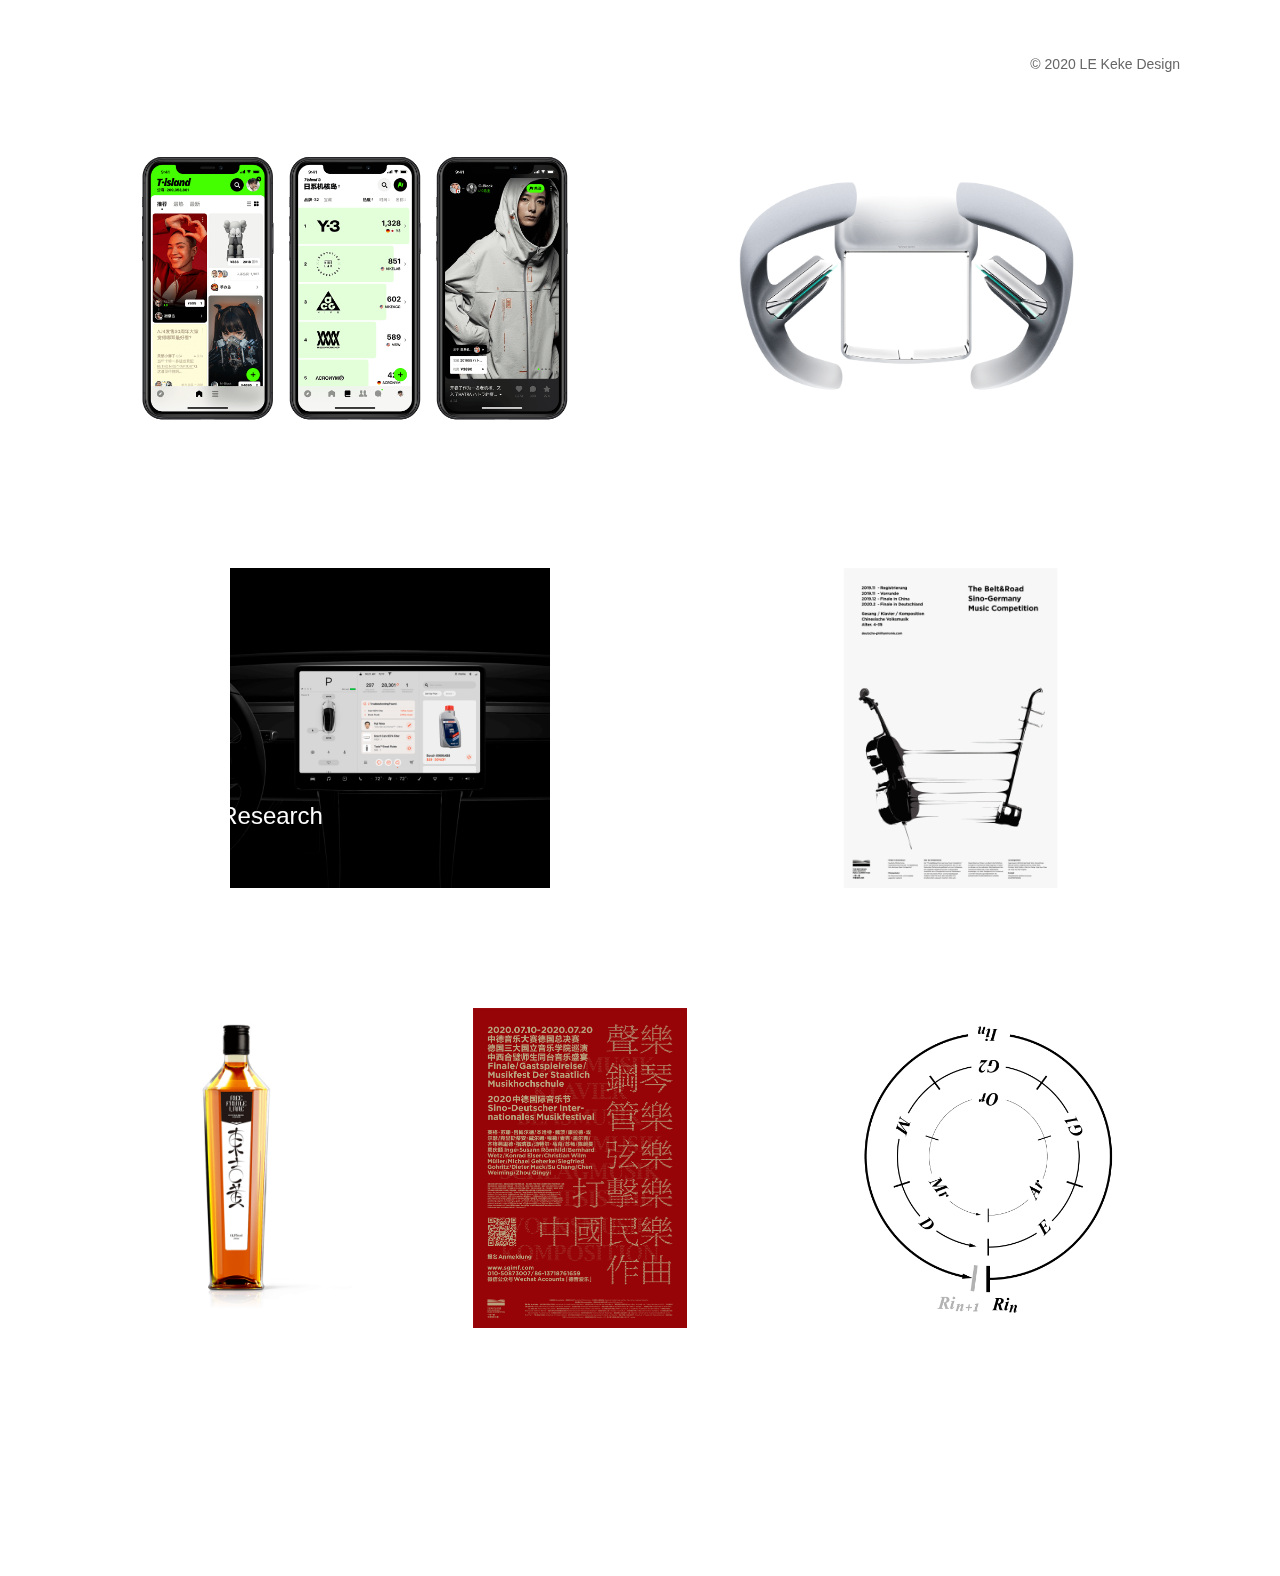
<file: index.html>
<!DOCTYPE html>
<!--[if lt IE 7]>      <html class="no-js lt-ie9 lt-ie8 lt-ie7"> <![endif]-->
<!--[if IE 7]>         <html class="no-js lt-ie9 lt-ie8"> <![endif]-->
<!--[if IE 8]>         <html class="no-js lt-ie9"> <![endif]-->
<!--[if gt IE 8]><!--> <html class="no-js"> <!--<![endif]-->
    <head>
        <meta charset="utf-8">
        <meta http-equiv="X-UA-Compatible" content="IE=edge">
        <title></title>
        <meta name="description" content="">
        <meta name="viewport" content="width=device-width, initial-scale=1">
        <link rel="stylesheet" href="style.css">
    </head>
    <body>
        <header class="header_container">
                 <a href="index.html" rel="home_page" class="logo">
                    <img src="./src/logo.png" class="logo_img rotate">
                    <span class="logo_title">Keke Design</span>
                </a>
                <span class="copyright">© 2020 LE Keke Design</span>
        </header>

        <div class="thumbnail_container">
            <a href="tisland.html">
                <div class="thumbnail_cell cell_lg">
                    <div class="thumbnail_img"> 
                        <img src="./src/tisland.png"/>
                    </div>
                    <div class="thumbnail_text">
                        <div class="text_left"><div class="bullet" style="background: #44F902"></div></div>
                        <div class="text_right">
                            <h5 class="thumbnail_title">Exploring New Consumption Experience by Groupself Building Community</h5>
                            <h5 class="thumbnail_desc">2019 Alibaba Group</h5>
                        </div>
                    </div>
                </div>
            </a>
            <a href="fss.html">
                <div class="thumbnail_cell cell_lg">
                    <div class="thumbnail_img"> 
                        <img src="./src/fss.png"/>
                    </div>
                    <div class="thumbnail_text">
                        <div class="text_left"><div class="bullet" style="background: #aeb2bb"></div></div>
                        <div class="text_right">
                            <h5 class="thumbnail_title">Redesign Steering Experience on Autonomous Driving</h5>
                            <h5 class="thumbnail_desc">2016 Volvo Car, Hfg Offenbach am Main</h5>
                        </div>
                    </div>
                </div>
            </a>
            <a href="automarket.html">
                <div class="thumbnail_cell cell_lg">
                    <div class="thumbnail_img"> 
                        <img src="./src/automarket.png"/>
                    </div>
                    <div class="thumbnail_text">
                        <div class="text_left"><div class="bullet" style="background: #ff3c0a"></div></div>
                        <div class="text_right">
                            <h5 class="thumbnail_title">Exploring New Consumption Experience by Groupself Building Community</h5>
                            <h5 class="thumbnail_desc">2019 Alibaba Group</h5>
                        </div>
                    </div>
                </div>
            </a>
            <a href="br.html">
                <div class="thumbnail_cell cell_m">
                    <div class="thumbnail_img"> 
                        <img src="./src/br.gif"/>
                    </div>
                    <div class="thumbnail_text">
                        <div class="text_left"><div class="bullet" style="background: #111111"></div></div>
                        <div class="text_right">
                            <h5 class="thumbnail_title">The Belt & Road Sino-Germany Music Competition</h5>
                            <h5 class="thumbnail_desc">2019 Deutsche Philharmonie</h5>
                        </div>
                    </div>
                </div>
            </a>
            <a href="wine.html">
                <div class="thumbnail_cell cell_s">
                    <div class="thumbnail_img"> 
                        <img src="./src/wine.png"/>
                    </div>
                    <div class="thumbnail_text">
                        <div class="text_left"><div class="bullet" style="background: #da5100"></div></div>
                        <div class="text_right">
                            <h5 class="thumbnail_title">The Fruite Wine Package Design</h5>
                            <h5 class="thumbnail_desc">2014 Shanghai YinXing Winery</h5>
                        </div>
                    </div>
                </div>
            </a>
            <a href="sgimf.html">
                <div class="thumbnail_cell cell_m">
                    <div class="thumbnail_img"> 
                        <img src="./src/sgimf.png"/>
                    </div>
                    <div class="thumbnail_text">
                        <div class="text_left"><div class="bullet" style="background: #970408"></div></div>
                        <div class="text_right">
                            <h5 class="thumbnail_title">The Belt & Road Sino-Germany Music Festival Poster Design</h5>
                            <h5 class="thumbnail_desc">2020 Deutsche Philharmonie</h5>
                        </div>
                    </div>
                </div>
            </a>
            <a href="de.html">
                <div class="thumbnail_cell cell_m">
                    <div class="thumbnail_img"> 
                        <img src="./src/de.gif"/>
                    </div>
                    <div class="thumbnail_text">
                        <div class="text_left"><div class="bullet" style="background: #111111"></div></div>
                        <div class="text_right">
                            <h5 class="thumbnail_title">Research on The Theory and Method of Design Effectiveness Evaluation</h5>
                            <h5 class="thumbnail_desc">2017 M.A. Dissertation, Tongji University</h5>
                        </div>
                    </div>
                </div>
            </a>


        </div>

        <footer class="footer_nav">
                <div>
                    <a href="work.html"  class="nav_active nav_left">Work</a>
                    <a href="research.html" class="nav_active">Research</a>
                </div>
                <div>
                    <a href="about.html" class="nav_active">About</a>
                </div>
        </footer>

        <!--[if lt IE 7]>
            <p class="browsehappy">You are using an <strong>outdated</strong> browser. Please <a href="#">upgrade your browser</a> to improve your experience.</p>
        <![endif]-->
        
        <script src="" async defer></script>
    </body>
</html>
</file>
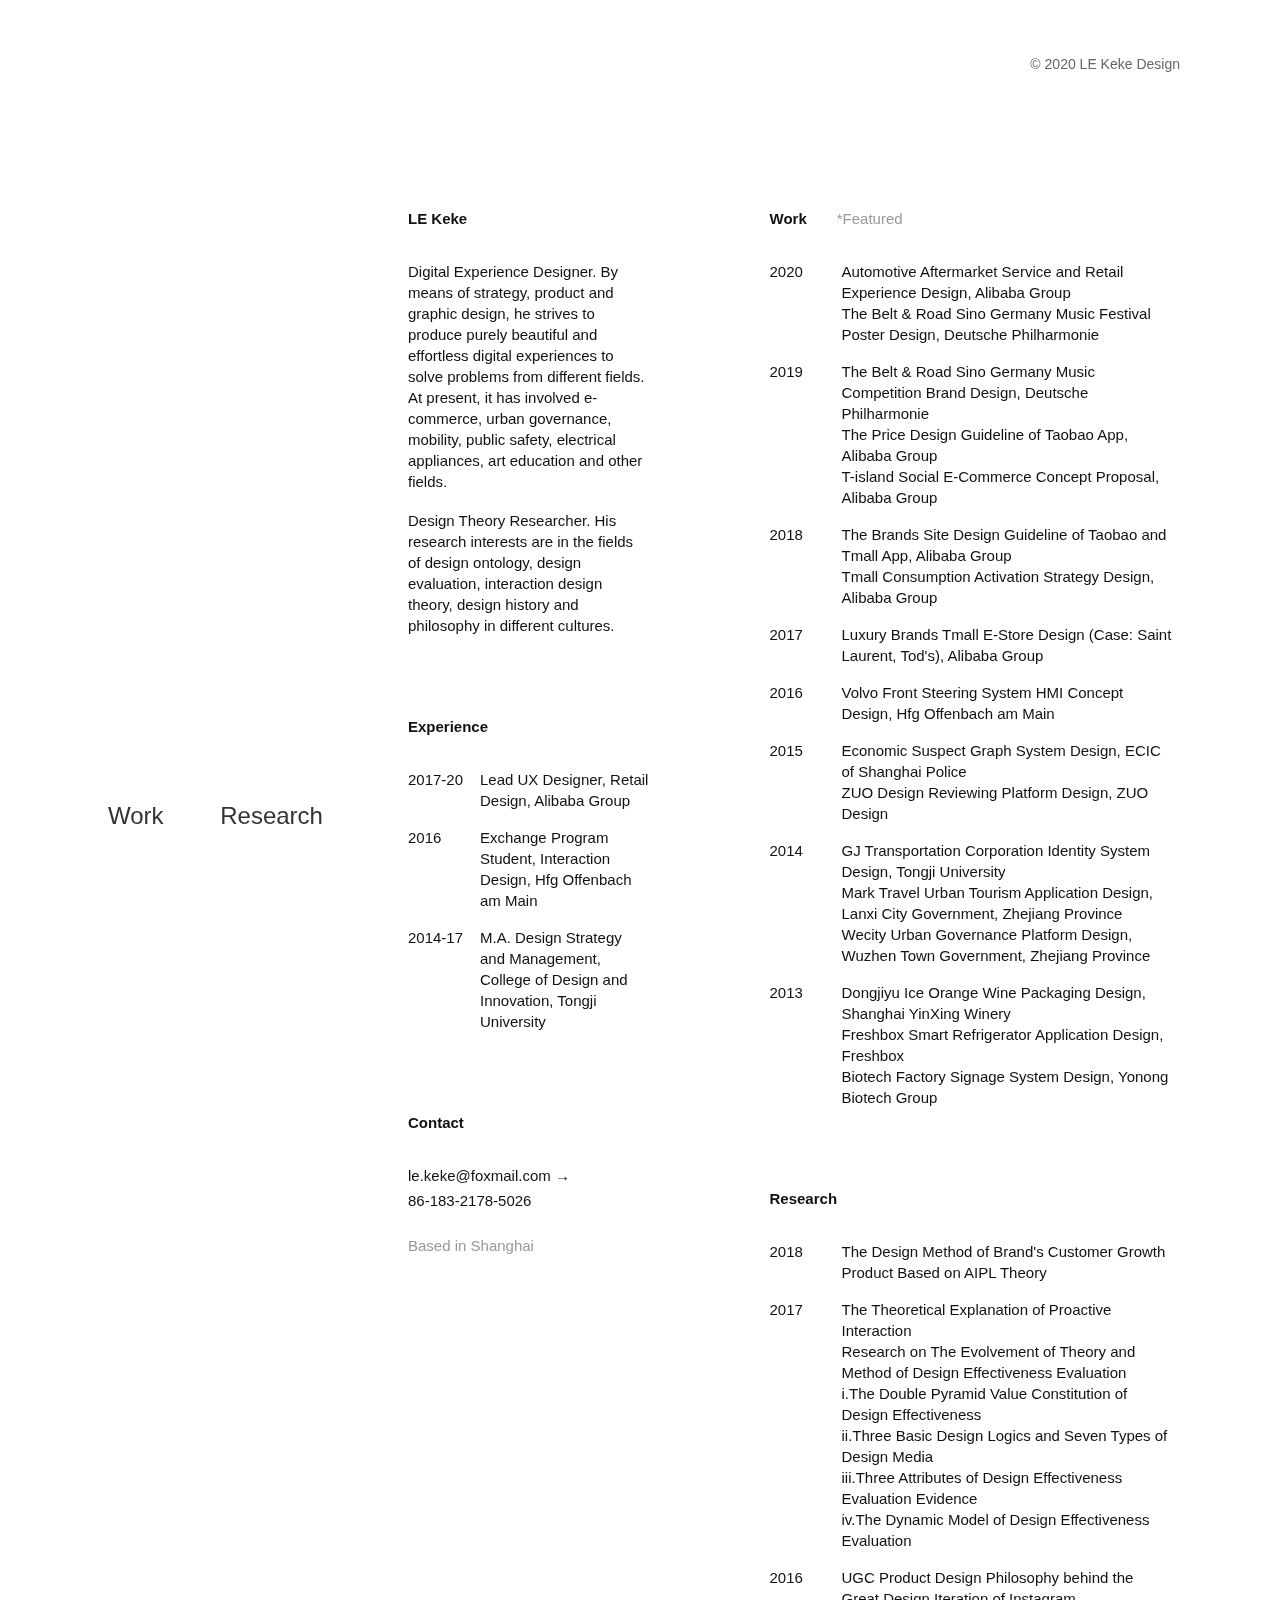
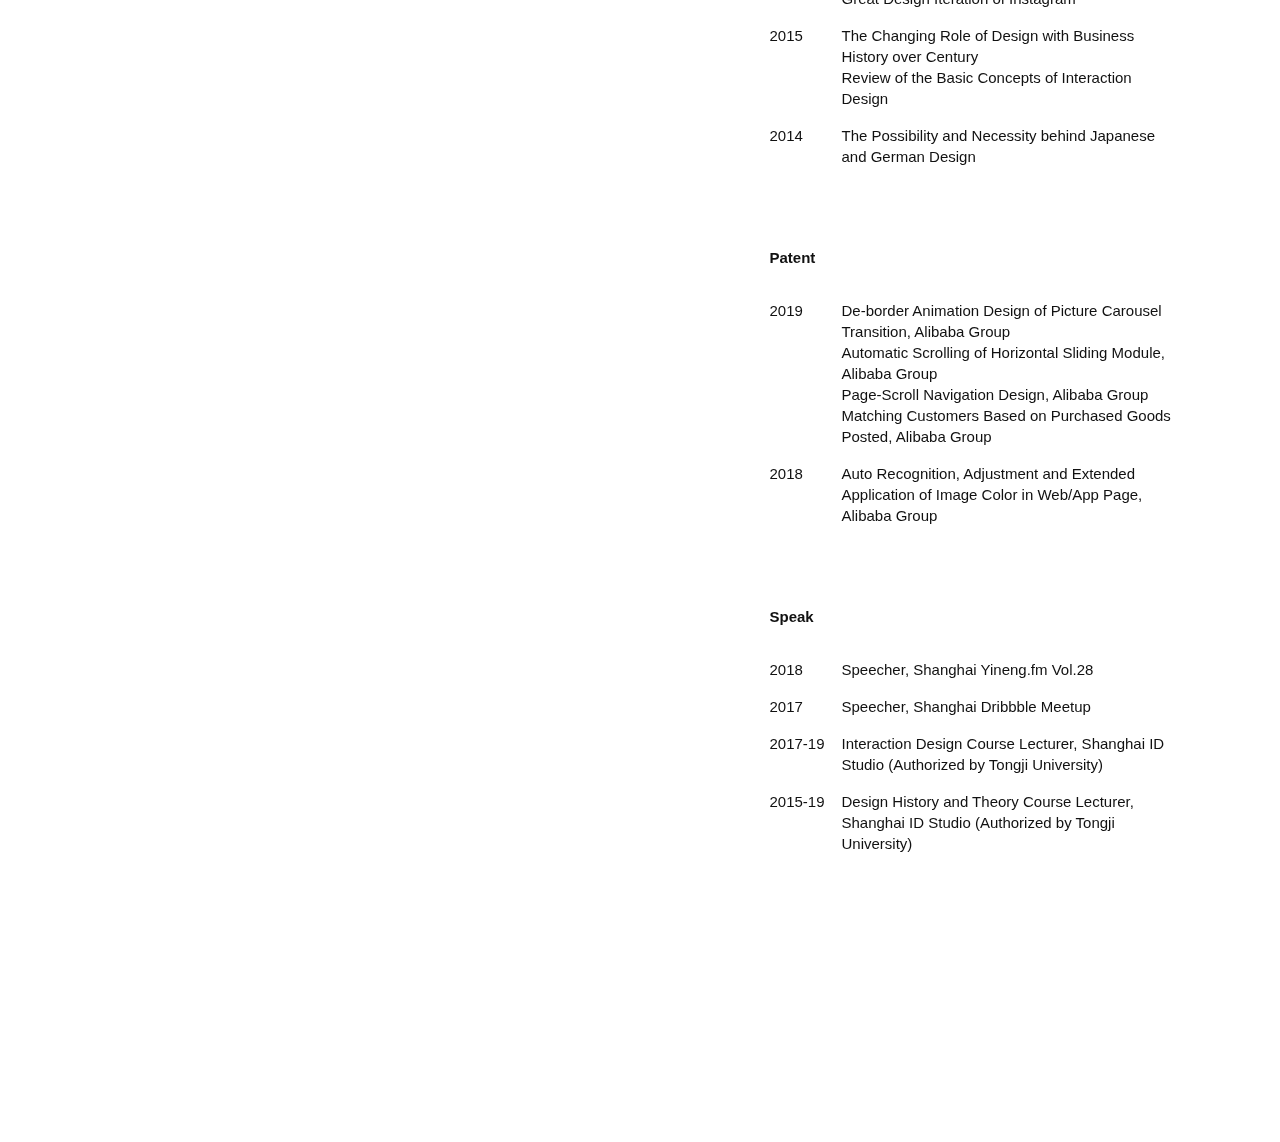
<file: about.html>
<!DOCTYPE html>
<!--[if lt IE 7]>      <html class="no-js lt-ie9 lt-ie8 lt-ie7"> <![endif]-->
<!--[if IE 7]>         <html class="no-js lt-ie9 lt-ie8"> <![endif]-->
<!--[if IE 8]>         <html class="no-js lt-ie9"> <![endif]-->
<!--[if gt IE 8]><!--> <html class="no-js"> <!--<![endif]-->
    <head>
        <meta charset="utf-8">
        <meta http-equiv="X-UA-Compatible" content="IE=edge">
        <title></title>
        <meta name="description" content="">
        <meta name="viewport" content="width=device-width, initial-scale=1">
        <link rel="stylesheet" href="style.css">
    </head>
    <body>
        <header class="header_container">
                 <a href="index.html" rel="home_page" class="logo">
                    <img src="./src/logo.png" class="logo_img rotate">
                    <span class="logo_title">Keke Design</span>
                </a>
                <span class="copyright">© 2020 LE Keke Design</span>
        </header>

        <div class="about_container">
            <div class="about_left">
                <div class="about_title">LE Keke</div>
                <div class="about_content">
                    <p style="margin-bottom: 18px;">Digital Experience Designer. By means of strategy, product and graphic design, he strives to produce purely beautiful and effortless digital experiences to solve problems from different fields. At present, it has involved e-commerce, urban governance, mobility, public safety, electrical appliances, art education and other fields.</p>
                    <p>Design Theory Researcher. His research interests are in the fields of design ontology, design evaluation, interaction design theory, design history and philosophy in different cultures.</p>
                </div>
                <div class="about_title">Experience</div>
                <div class="about_content">
                    <div class="about_line">
                        <div class="line_year">2017-20</div>
                        <div class="line_desc">Lead UX Designer, Retail Design, Alibaba Group</div>
                    </div>
                    <div class="about_line">
                        <div class="line_year">2016</div>
                        <div class="line_desc">Exchange Program Student, Interaction Design, Hfg Offenbach am Main</div>
                    </div>
                    <div class="about_line">
                        <div class="line_year">2014-17</div>
                        <div class="line_desc">M.A. Design Strategy and Management, College of Design and Innovation, Tongji University</div>
                    </div>
                </div>
                <div class="about_title">Contact</div>
                <div class="about_content">
                    <p style="margin-bottom:4px"><a href="mailto:le.keke@foxmail.com">le.keke@foxmail.com <span>→</span></a></p>
                    <p style="margin-bottom:24px">86-183-2178-5026</p>
                    <p class="annotation">Based in Shanghai</p>
                </div>
            </div>
            <div class="about_right">
                <div class="about_title">Work<span class="annotation" style="margin-left: 30px;">*Featured</span></div>
                <div class="about_content">
                    <div class="about_line">
                        <div class="line_year">2020</div>
                        <div class="line_desc">
                            <p>Automotive Aftermarket Service and Retail Experience Design, Alibaba Group</p> 
                            <p>The Belt & Road Sino Germany Music Festival Poster Design, Deutsche Philharmonie</p> 
                        </div>
                    </div>
                    <div class="about_line">
                        <div class="line_year">2019</div>
                        <div class="line_desc">
                            <p>The Belt & Road Sino Germany Music Competition Brand Design, Deutsche Philharmonie</p> 
                            <p>The Price Design Guideline of Taobao App, Alibaba Group</p> 
                            <p>T-island Social E-Commerce Concept Proposal, Alibaba Group</p>
                        </div>
                    </div>
                    <div class="about_line">
                        <div class="line_year">2018</div>
                        <div class="line_desc">
                            <p>The Brands Site Design Guideline of Taobao and Tmall App, Alibaba Group</p> 
                            <p>Tmall Consumption Activation Strategy Design, Alibaba Group</p> 
                        </div>
                    </div>
                    <div class="about_line">
                        <div class="line_year">2017</div>
                        <div class="line_desc">
                            <p>Luxury Brands Tmall E-Store Design (Case: Saint Laurent, Tod's), Alibaba Group</p> 
                        </div>
                    </div>
                    <div class="about_line">
                        <div class="line_year">2016</div>
                        <div class="line_desc">
                            <p>Volvo Front Steering System HMI Concept Design, Hfg Offenbach am Main</p> 
                        </div>
                    </div>
                    <div class="about_line">
                        <div class="line_year">2015</div>
                        <div class="line_desc">
                            <p>Economic Suspect Graph System Design, ECIC of Shanghai Police</p> 
                            <p>ZUO Design Reviewing Platform Design, ZUO Design</p> 
                        </div>
                    </div>
                    <div class="about_line">
                        <div class="line_year">2014</div>
                        <div class="line_desc">
                            <p>GJ Transportation Corporation Identity System Design, Tongji University</p> 
                            <p>Mark Travel Urban Tourism Application Design, Lanxi City Government, Zhejiang Province</p> 
                            <p>Wecity Urban Governance Platform Design, Wuzhen Town Government, Zhejiang Province</p> 
                        </div>
                    </div>
                    <div class="about_line">
                        <div class="line_year">2013</div>
                        <div class="line_desc">
                            <p>Dongjiyu Ice Orange Wine Packaging Design, Shanghai YinXing Winery</p> 
                            <p>Freshbox Smart Refrigerator Application Design, Freshbox</p> 
                            <p>Biotech Factory Signage System Design, Yonong Biotech Group</p> 
                        </div>
                    </div>
                </div>
                <div class="about_title">Research</div>
                <div class="about_content">
                    <div class="about_line">
                        <div class="line_year">2018</div>
                        <div class="line_desc">
                            <p>The Design Method of Brand's Customer Growth Product Based on AIPL Theory</p> 
                        </div>
                    </div>
                    <div class="about_line">
                        <div class="line_year">2017</div>
                        <div class="line_desc">
                            <p>The Theoretical Explanation of Proactive Interaction</p> 
                            <p>Research on The Evolvement of Theory and Method of Design Effectiveness Evaluation</p> 
                            <p>i.The Double Pyramid Value Constitution of Design Effectiveness</p> 
                            <p>ii.Three Basic Design Logics and Seven Types of Design Media</p> 
                            <p>iii.Three Attributes of Design Effectiveness Evaluation Evidence</p> 
                            <p>iv.The Dynamic Model of Design Effectiveness Evaluation</p> 
                        </div>
                    </div>
                    <div class="about_line">
                        <div class="line_year">2016</div>
                        <div class="line_desc">
                            <p>UGC Product Design Philosophy behind the Great Design Iteration of Instagram</p> 
                        </div>
                    </div>
                    <div class="about_line">
                        <div class="line_year">2015</div>
                        <div class="line_desc">
                            <p>The Changing Role of Design with Business History over Century</p> 
                            <p>Review of the Basic Concepts of Interaction Design</p> 
                        </div>
                    </div>
                    <div class="about_line">
                        <div class="line_year">2014</div>
                        <div class="line_desc">
                            <p>The Possibility and Necessity behind Japanese and German Design</p> 
                        </div>
                    </div>
                </div>
                <div class="about_title">Patent</div>
                <div class="about_content">
                    <div class="about_line">
                        <div class="line_year">2019</div>
                        <div class="line_desc">
                            <p>De-border Animation Design of Picture Carousel Transition, Alibaba Group</p> 
                            <p>Automatic Scrolling of Horizontal Sliding Module, Alibaba Group</p>
                            <p>Page-Scroll Navigation Design, Alibaba Group</p>
                            <p>Matching Customers Based on Purchased Goods Posted, Alibaba Group</p>
                        </div>
                    </div>
                    <div class="about_line">
                        <div class="line_year">2018</div>
                        <div class="line_desc">
                            <p>Auto Recognition, Adjustment and Extended Application of Image Color in Web/App Page, Alibaba Group</p> 
                        </div>
                    </div>
                </div>
                <div class="about_title">Speak</div>
                <div class="about_content">
                    <div class="about_line">
                        <div class="line_year">2018</div>
                        <div class="line_desc">
                            <p>Speecher, Shanghai Yineng.fm Vol.28</p> 
                        </div>
                    </div>
                    <div class="about_line">
                        <div class="line_year">2017</div>
                        <div class="line_desc">
                            <p>Speecher, Shanghai Dribbble Meetup</p> 
                        </div>
                    </div>
                    <div class="about_line">
                        <div class="line_year">2017-19</div>
                        <div class="line_desc">
                            <p>Interaction Design Course Lecturer, Shanghai ID Studio (Authorized by Tongji University)</p> 
                        </div>
                    </div>
                    <div class="about_line">
                        <div class="line_year">2015-19</div>
                        <div class="line_desc">
                            <p>Design History and Theory Course Lecturer, Shanghai ID Studio (Authorized by Tongji University)</p> 
                        </div>
                    </div>
                </div>
            </div>
        </div>

        <footer class="footer_nav">
            <div>
                <a href="work.html"  class="nav_inactive nav_left">Work</a>
                <a href="research.html" class="nav_inactive">Research</a>
            </div>
            <div>
                <a href="about.html" class="nav_active">About</a>
            </div>
        </footer>

        <!--[if lt IE 7]>
            <p class="browsehappy">You are using an <strong>outdated</strong> browser. Please <a href="#">upgrade your browser</a> to improve your experience.</p>
        <![endif]-->
        
        <script src="" async defer></script>
    </body>
</html>
</file>
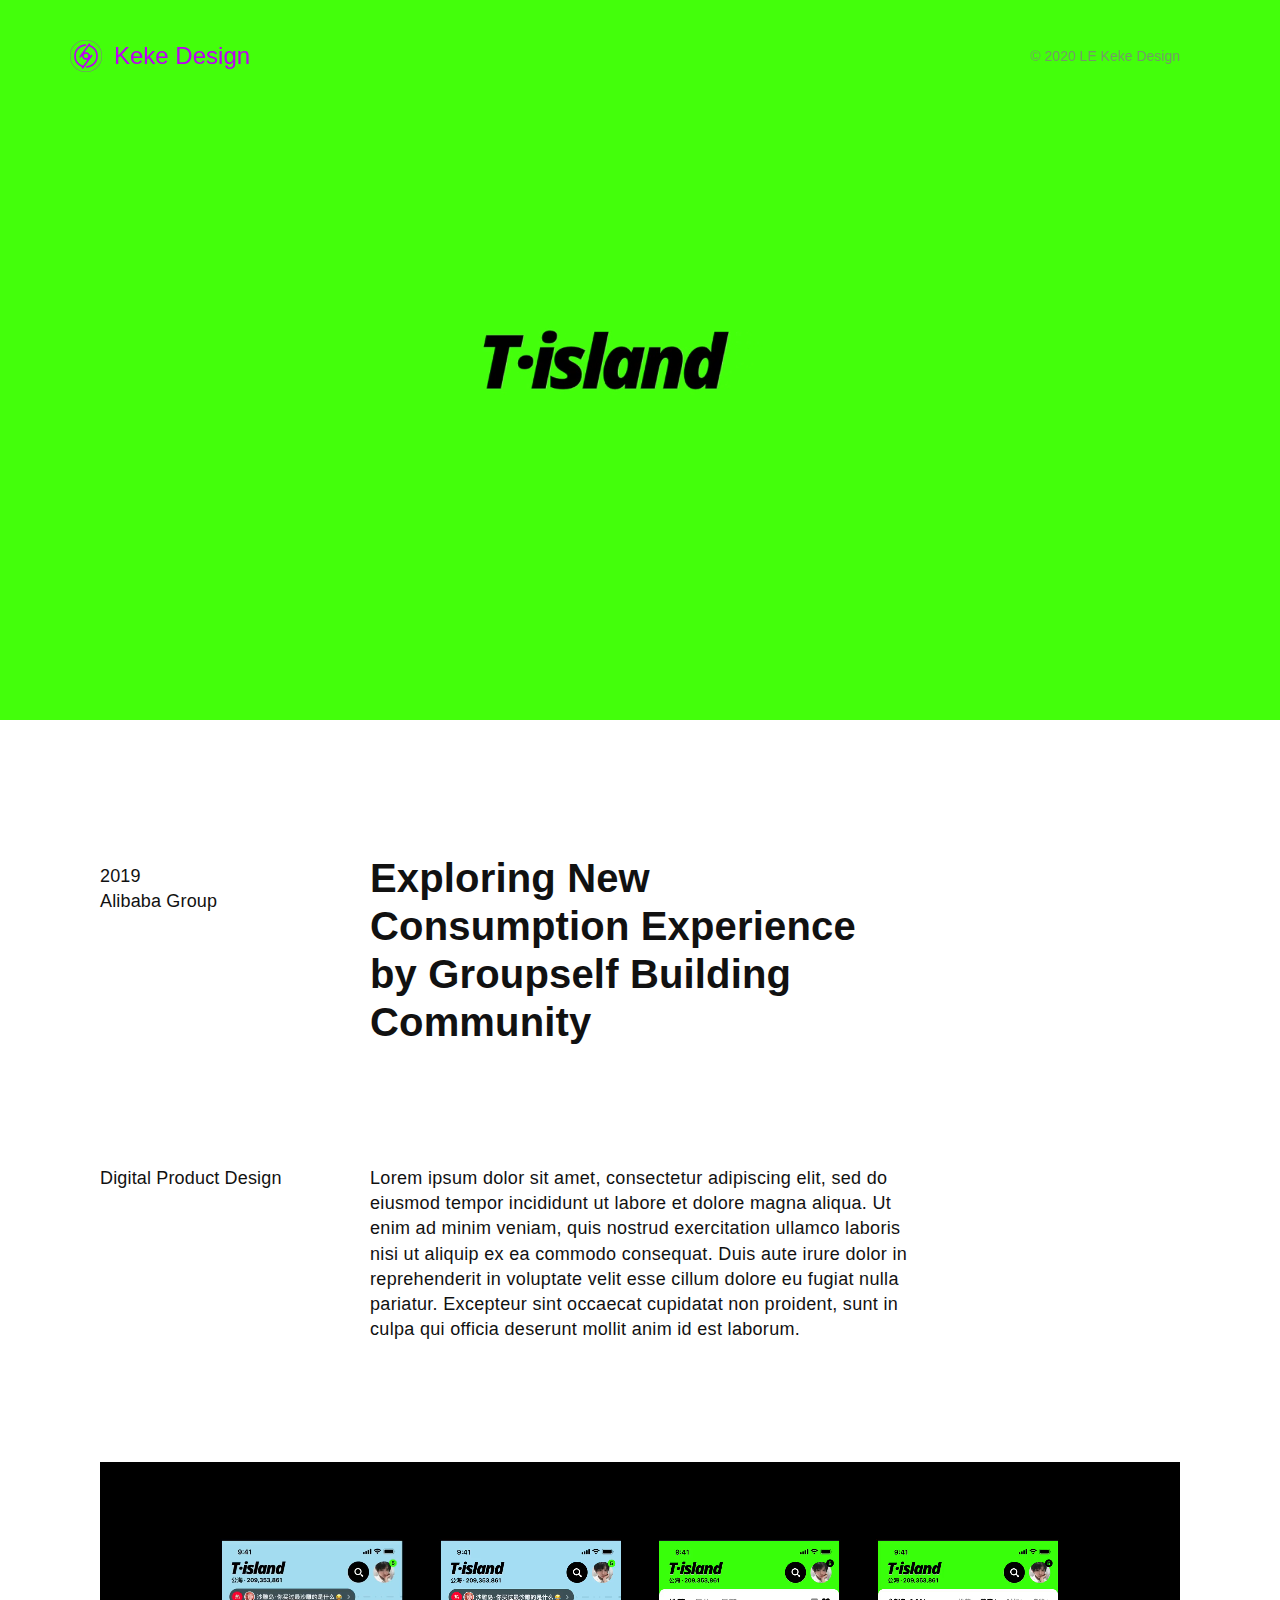
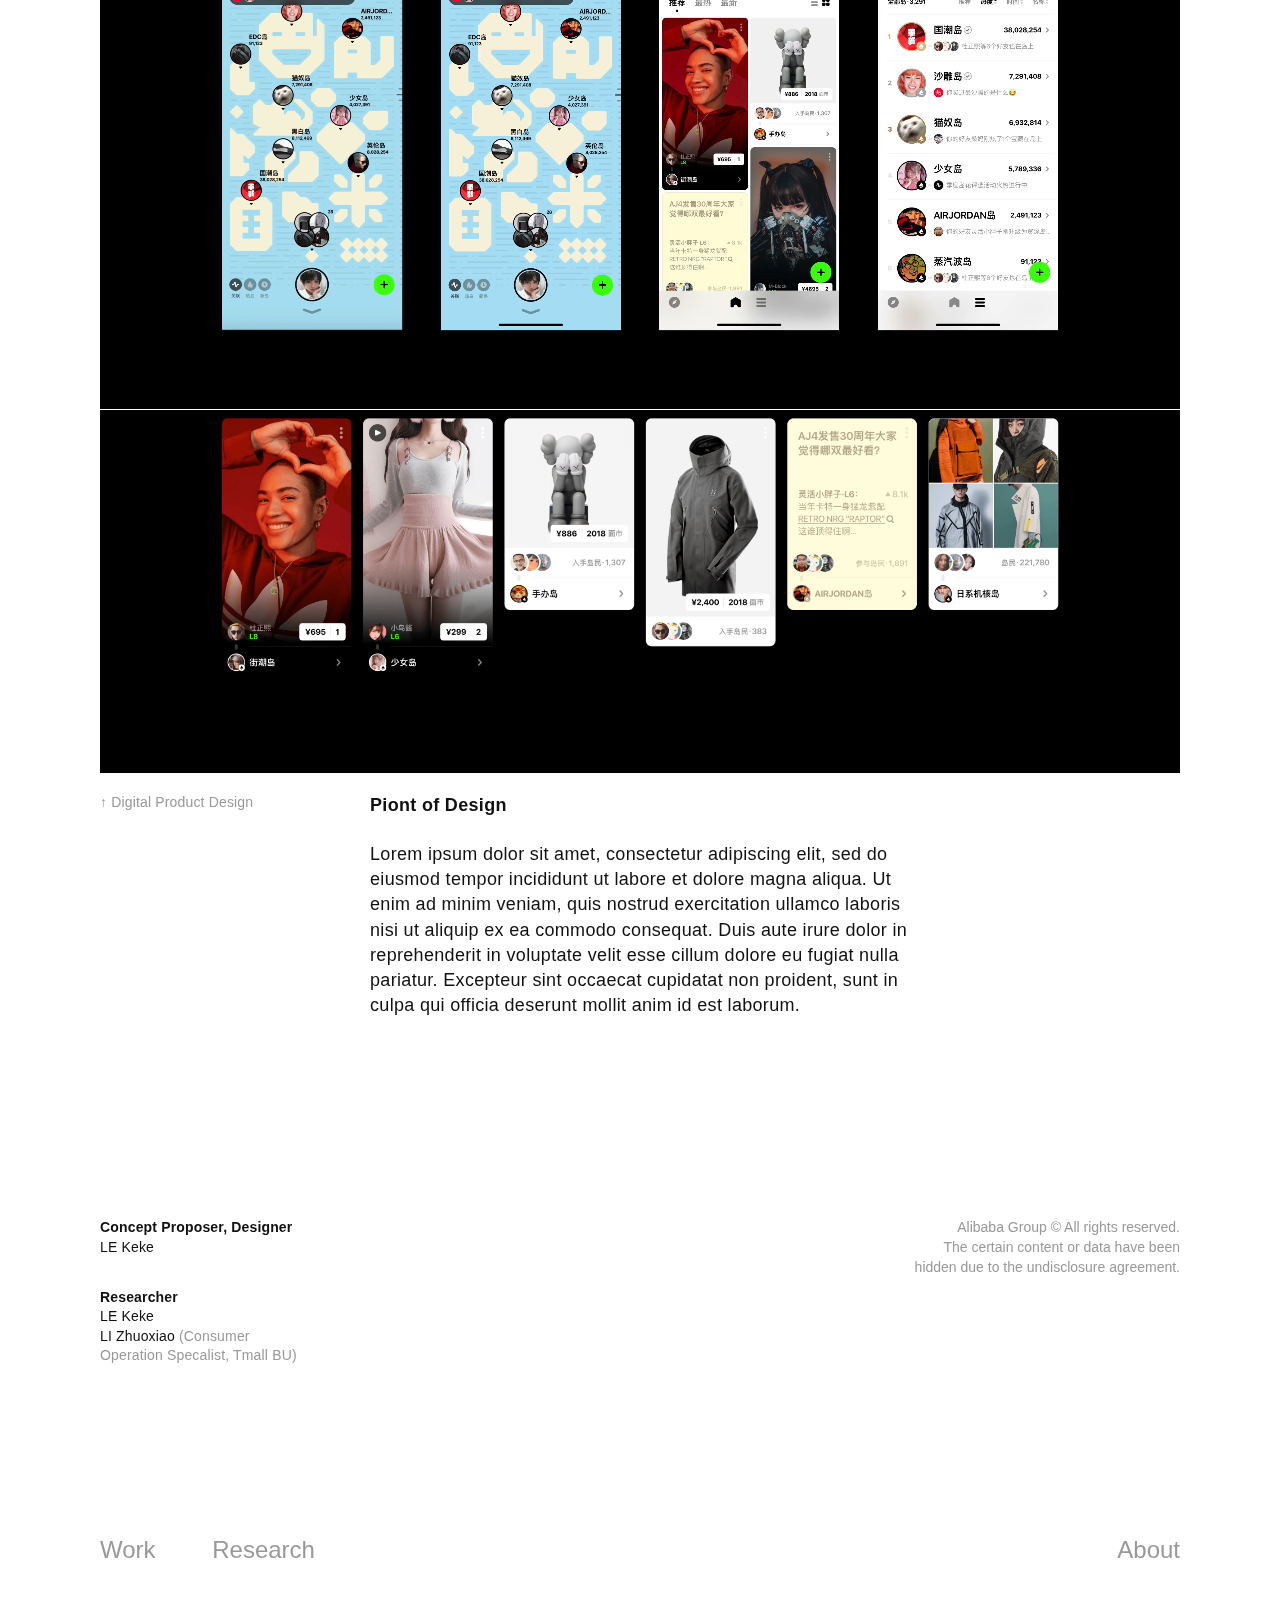
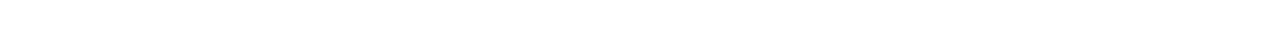
<file: sgimf.html>
<!DOCTYPE html>
<!--[if lt IE 7]>      <html class="no-js lt-ie9 lt-ie8 lt-ie7"> <![endif]-->
<!--[if IE 7]>         <html class="no-js lt-ie9 lt-ie8"> <![endif]-->
<!--[if IE 8]>         <html class="no-js lt-ie9"> <![endif]-->
<!--[if gt IE 8]><!--> <html class="no-js"> <!--<![endif]-->
    <head>
        <meta charset="utf-8">
        <meta http-equiv="X-UA-Compatible" content="IE=edge">
        <title></title>
        <meta name="description" content="">
        <meta name="viewport" content="width=device-width, initial-scale=1">
        <link rel="stylesheet" href="style.css">
    </head>
    <body class="detail_bg_light">
        <header class="header_container">
                 <a href="index.html" rel="home_page" class="logo">
                    <img src="./src/logo.png" class="logo_img rotate">
                    <span class="logo_title">Keke Design</span>
                </a>
                <span class="copyright">© 2020 LE Keke Design</span>
        </header>

        <div class="detail_container light_mode">
            <div class="detail_cover" >
                <video playsinline autoplay loop muted>
                    <source src="./src/tisland/tisland_cover.mp4" type="video/mp4">
                </video>
            </div>
            <div class="detail_abstract">
                <div class="detail_line" style="margin-bottom: 20px;">
                    <div class="line_annotation">
                        <p>2019</p>
                        <p>Alibaba Group</p>
                    </div>
                    <div class="line_text" style="margin-top:-10px">
                        <h1>Exploring New Consumption Experience by Groupself Building Community</h1>
                    </div>
                </div>
                <div class="detail_line" style="margin-top:-40px;">
                    <div class="line_annotation">
                        <p>Digital Product Design</p>
                    </div>
                    <div class="line_text">
                        <p>Lorem ipsum dolor sit amet, consectetur adipiscing elit, sed do eiusmod tempor incididunt ut labore et dolore magna aliqua. Ut enim ad minim veniam, quis nostrud exercitation ullamco laboris nisi ut aliquip ex ea commodo consequat. Duis aute irure dolor in reprehenderit in voluptate velit esse cillum dolore eu fugiat nulla pariatur. Excepteur sint occaecat cupidatat non proident, sunt in culpa qui officia deserunt mollit anim id est laborum.</p>
                    </div>
                </div>    
            </div>
            <div class="detail_line_image">
                <video playsinline autoplay loop muted>
                    <source src="./src/tisland/tisland_6.mp4" type="video/mp4">
                </video>
                <img src="./src/tisland/tisland_7.png"/>
            </div>
            <div class="detail_line">
                <div class="line_img_annotation">
                    <p>↑ Digital Product Design</p>
                </div>
                <div class="line_text">
                    <h5>Piont of Design</h5>
                    <p>Lorem ipsum dolor sit amet, consectetur adipiscing elit, sed do eiusmod tempor incididunt ut labore et dolore magna aliqua. Ut enim ad minim veniam, quis nostrud exercitation ullamco laboris nisi ut aliquip ex ea commodo consequat. Duis aute irure dolor in reprehenderit in voluptate velit esse cillum dolore eu fugiat nulla pariatur. Excepteur sint occaecat cupidatat non proident, sunt in culpa qui officia deserunt mollit anim id est laborum.</p>
                </div>
            </div>
            <div class="detail_end">
                <div class="line_annotation">
                    <div class="end_role">
                        <h4>Concept Proposer, Designer</h4>
                        <p>LE Keke</p>
                    </div>
                    <div class="end_role">
                        <h4>Researcher</h4>
                        <p>LE Keke</p>
                        <p>LI Zhuoxiao <span style="color: #999999;">(Consumer Operation Specalist, Tmall BU)</span></p>
                    </div>
                </div>
                <div class="end_copyright" style="color: #999999;">
                    <p>Alibaba Group © All rights reserved.</p>
                    <p>The certain content or data have been hidden due to the undisclosure agreement.</p>
                </div>
            </div>
        </div>


        <footer class="detail_footer_nav">
                <div>
                    <a href="work.html"  class="in_light nav_left">Work</a>
                    <a href="research.html" class="in_light">Research</a>
                </div>
                <div>
                    <a href="about.html" class="in_light">About</a>
                </div>
        </footer>

                <!--[if lt IE 7]>
            <p class="browsehappy">You are using an <strong>outdated</strong> browser. Please <a href="#">upgrade your browser</a> to improve your experience.</p>
        <![endif]-->
        
        <script src="" async defer></script>
    </body>
</html>
</file>
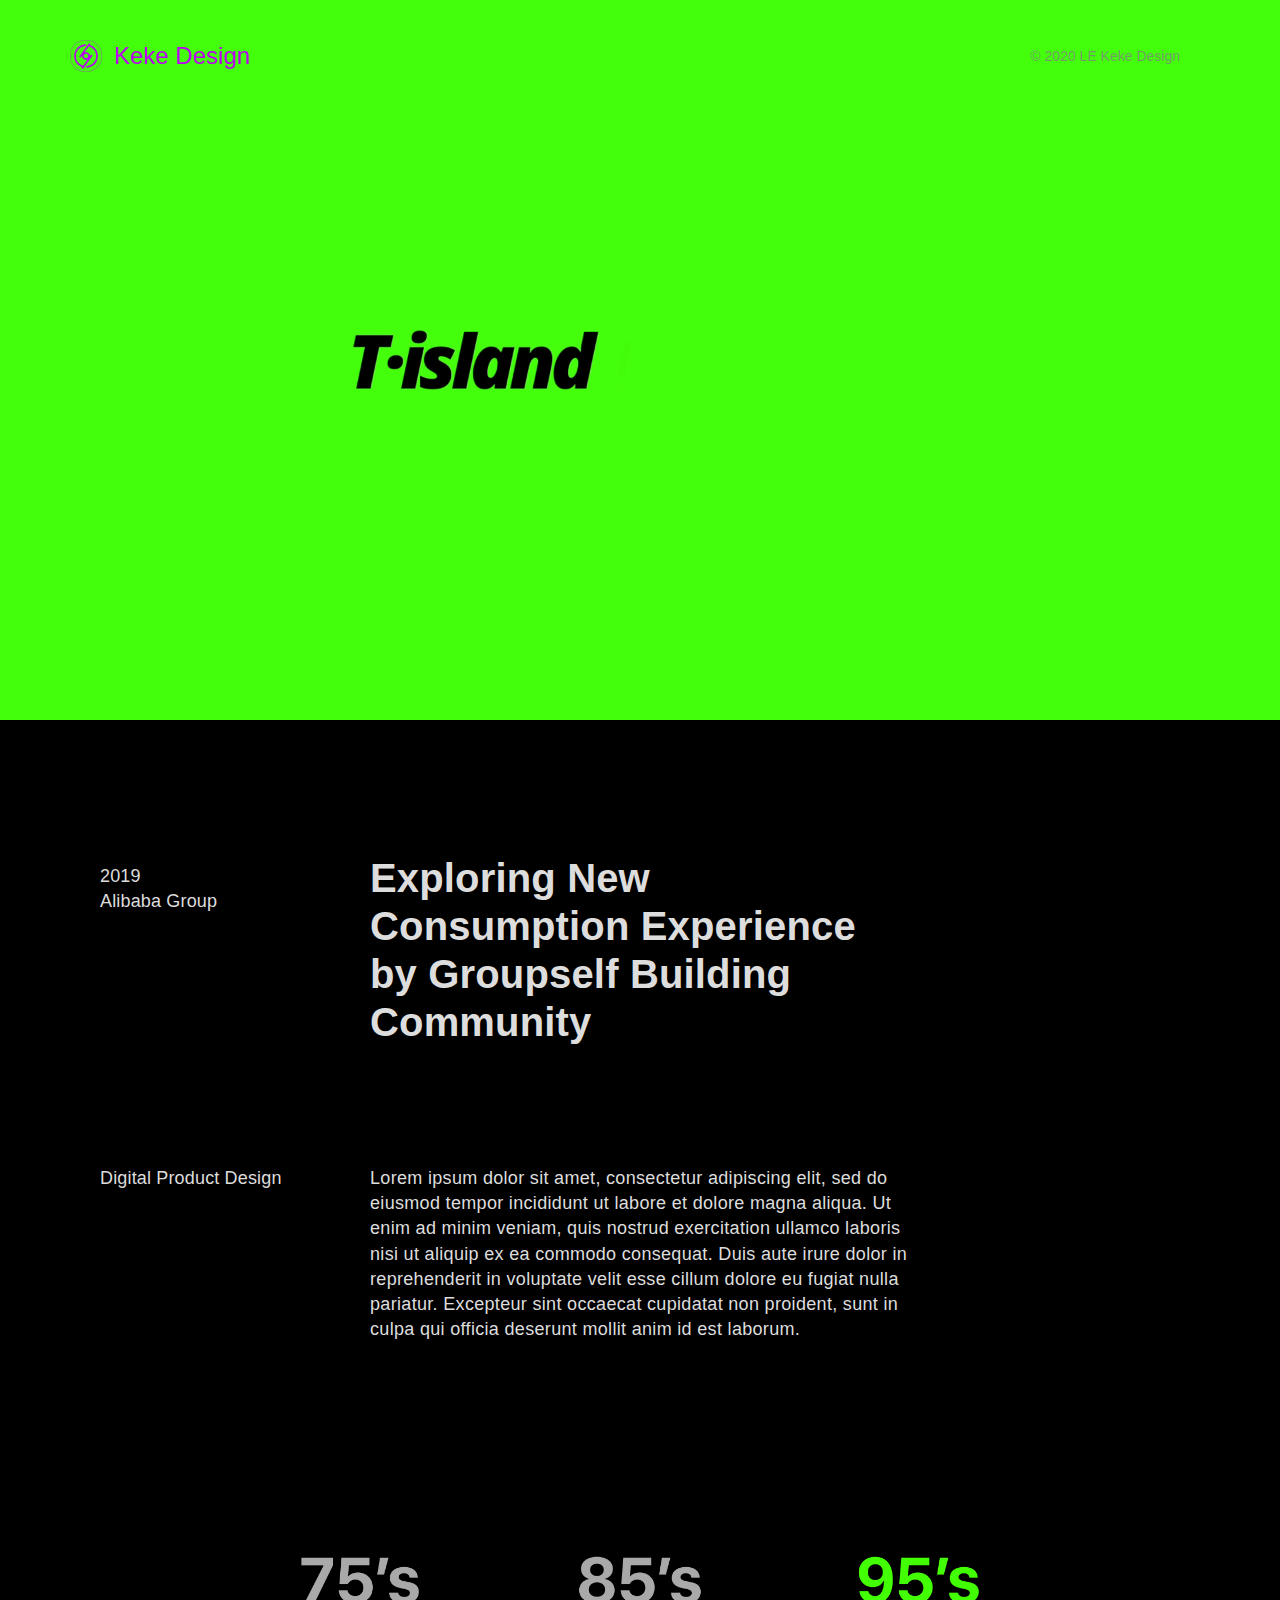
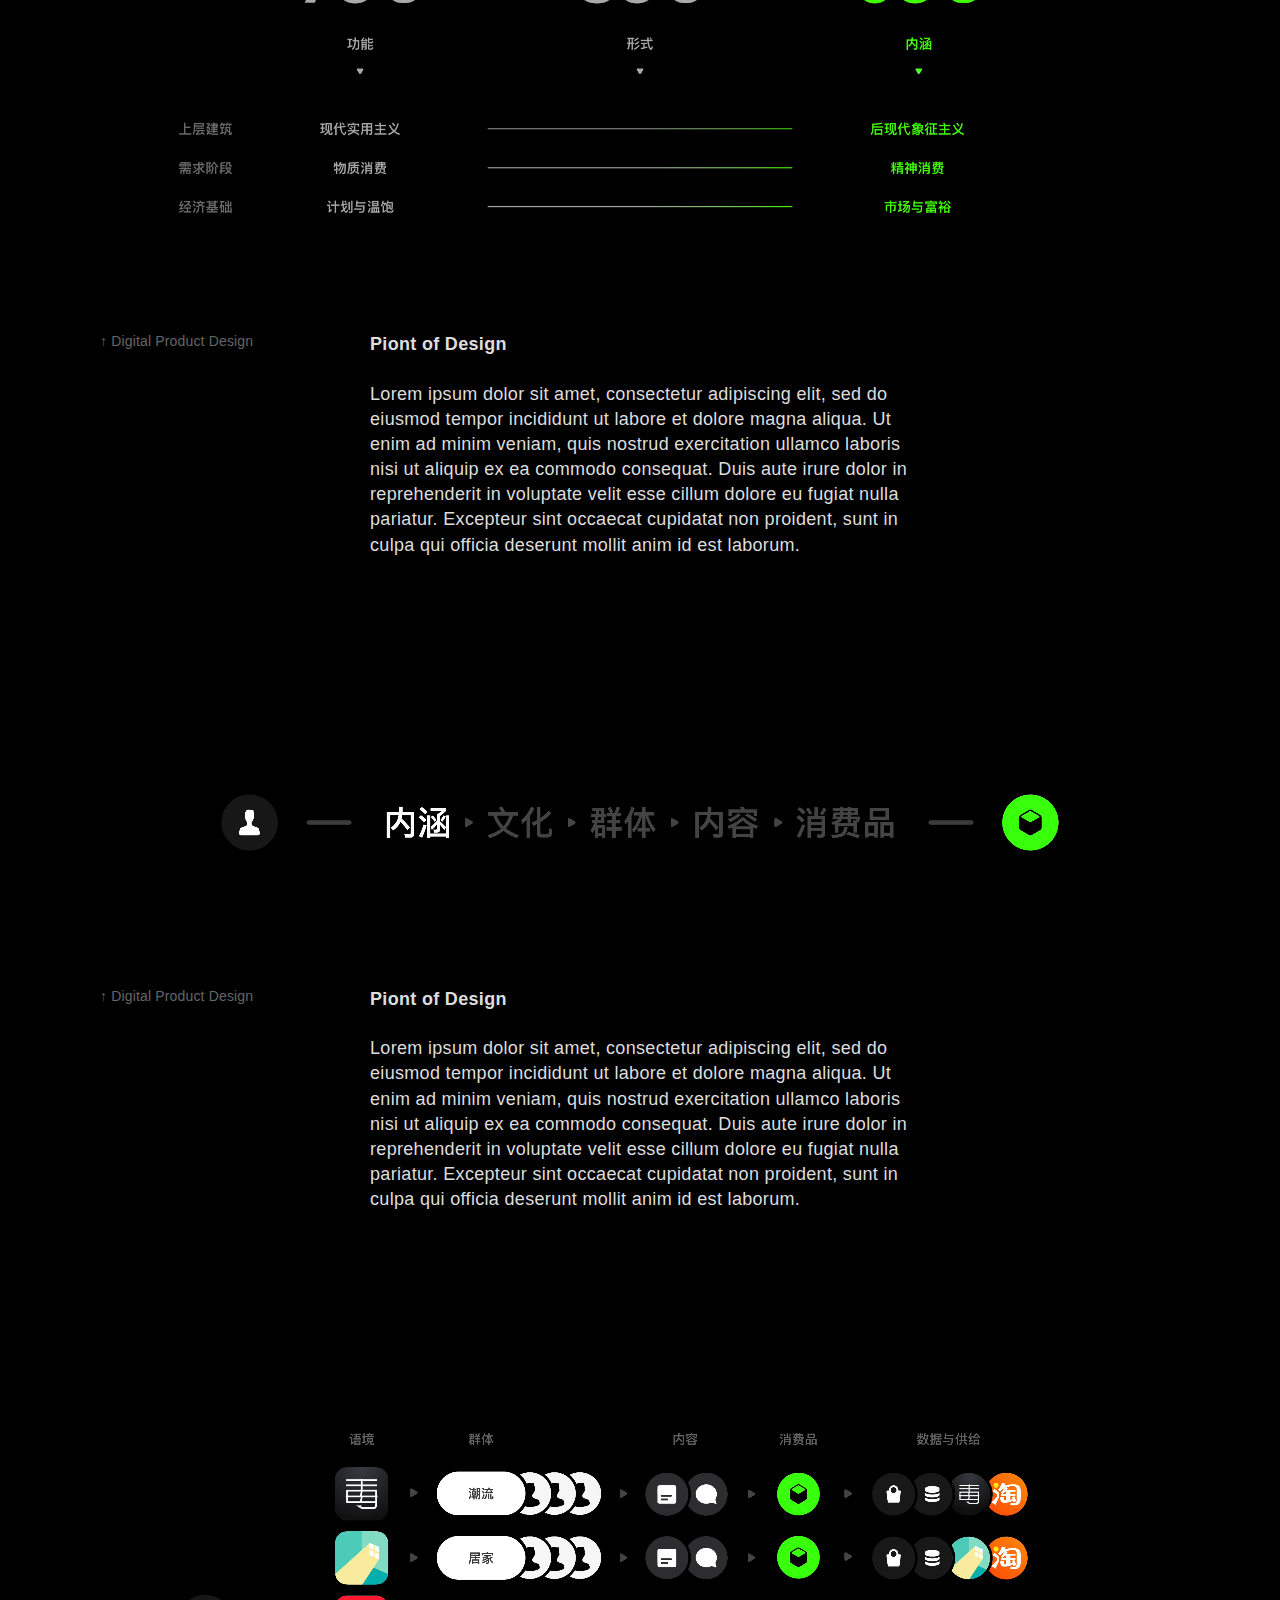
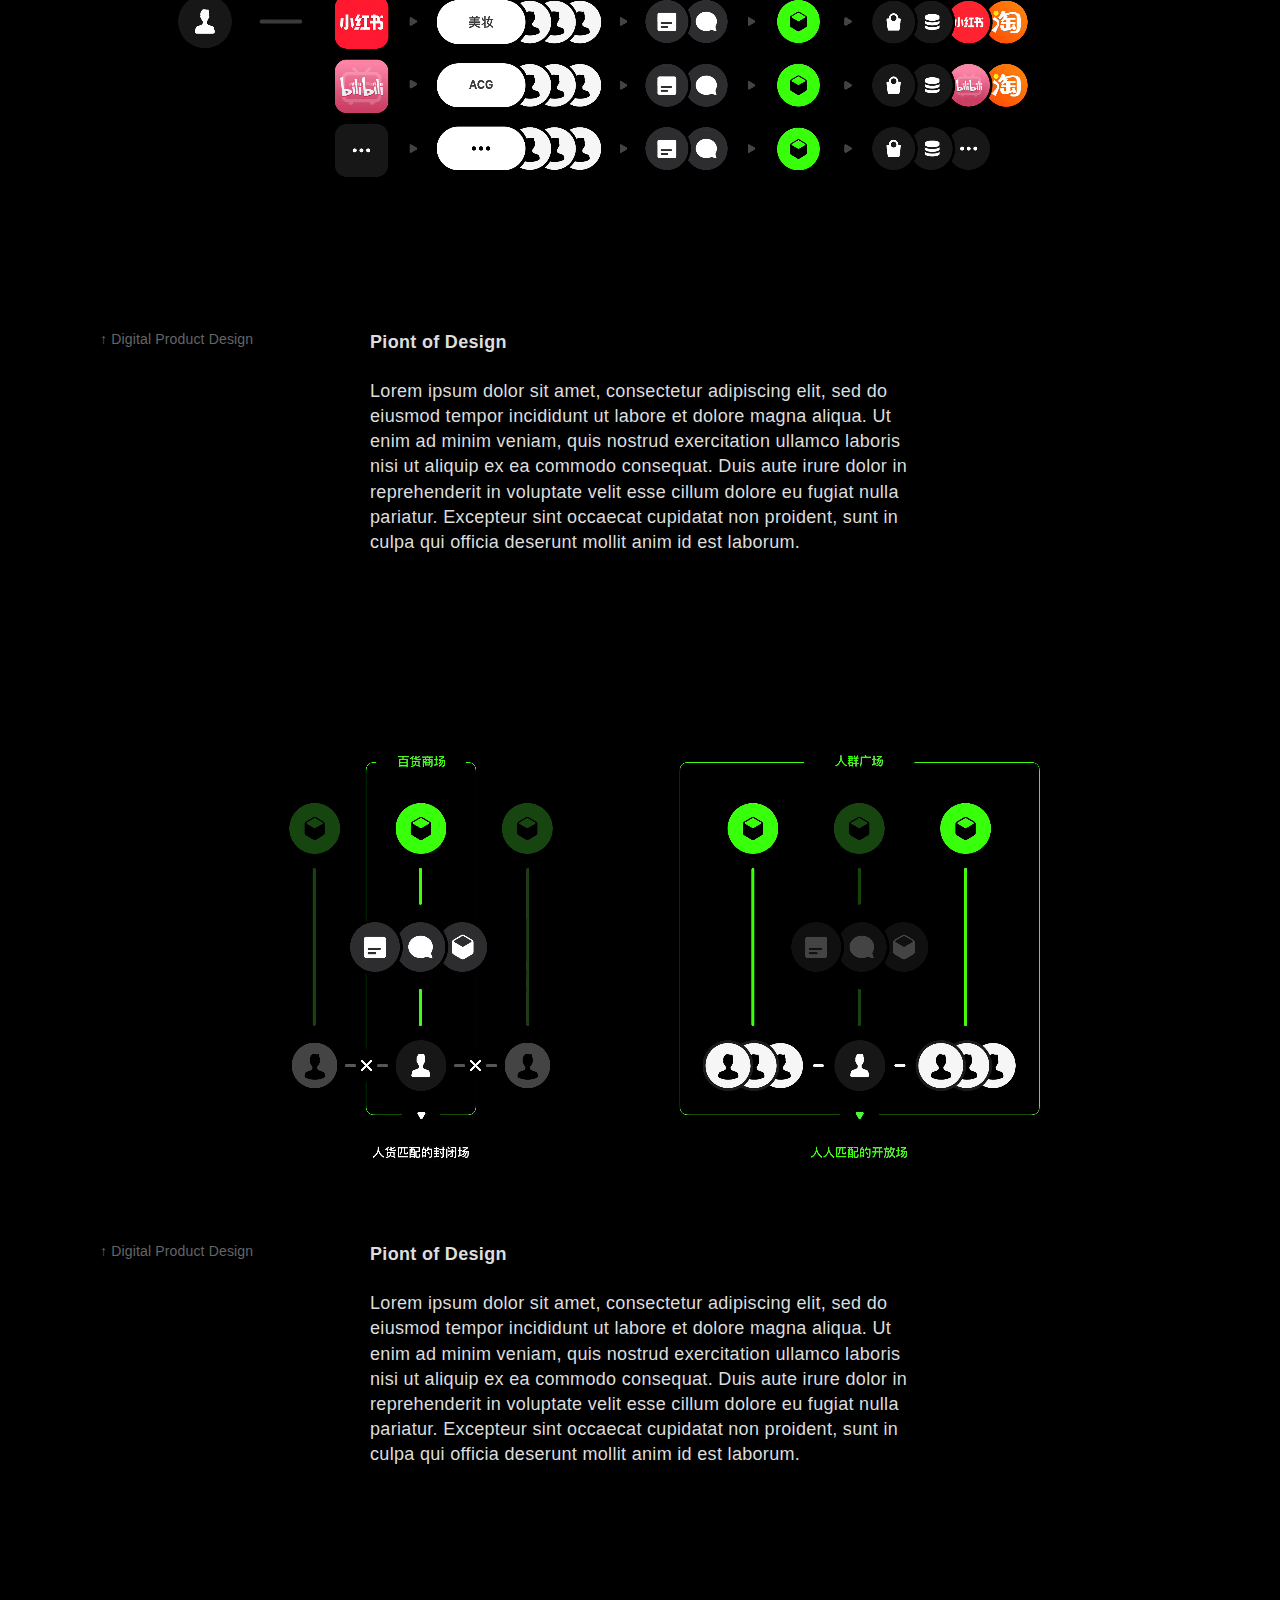
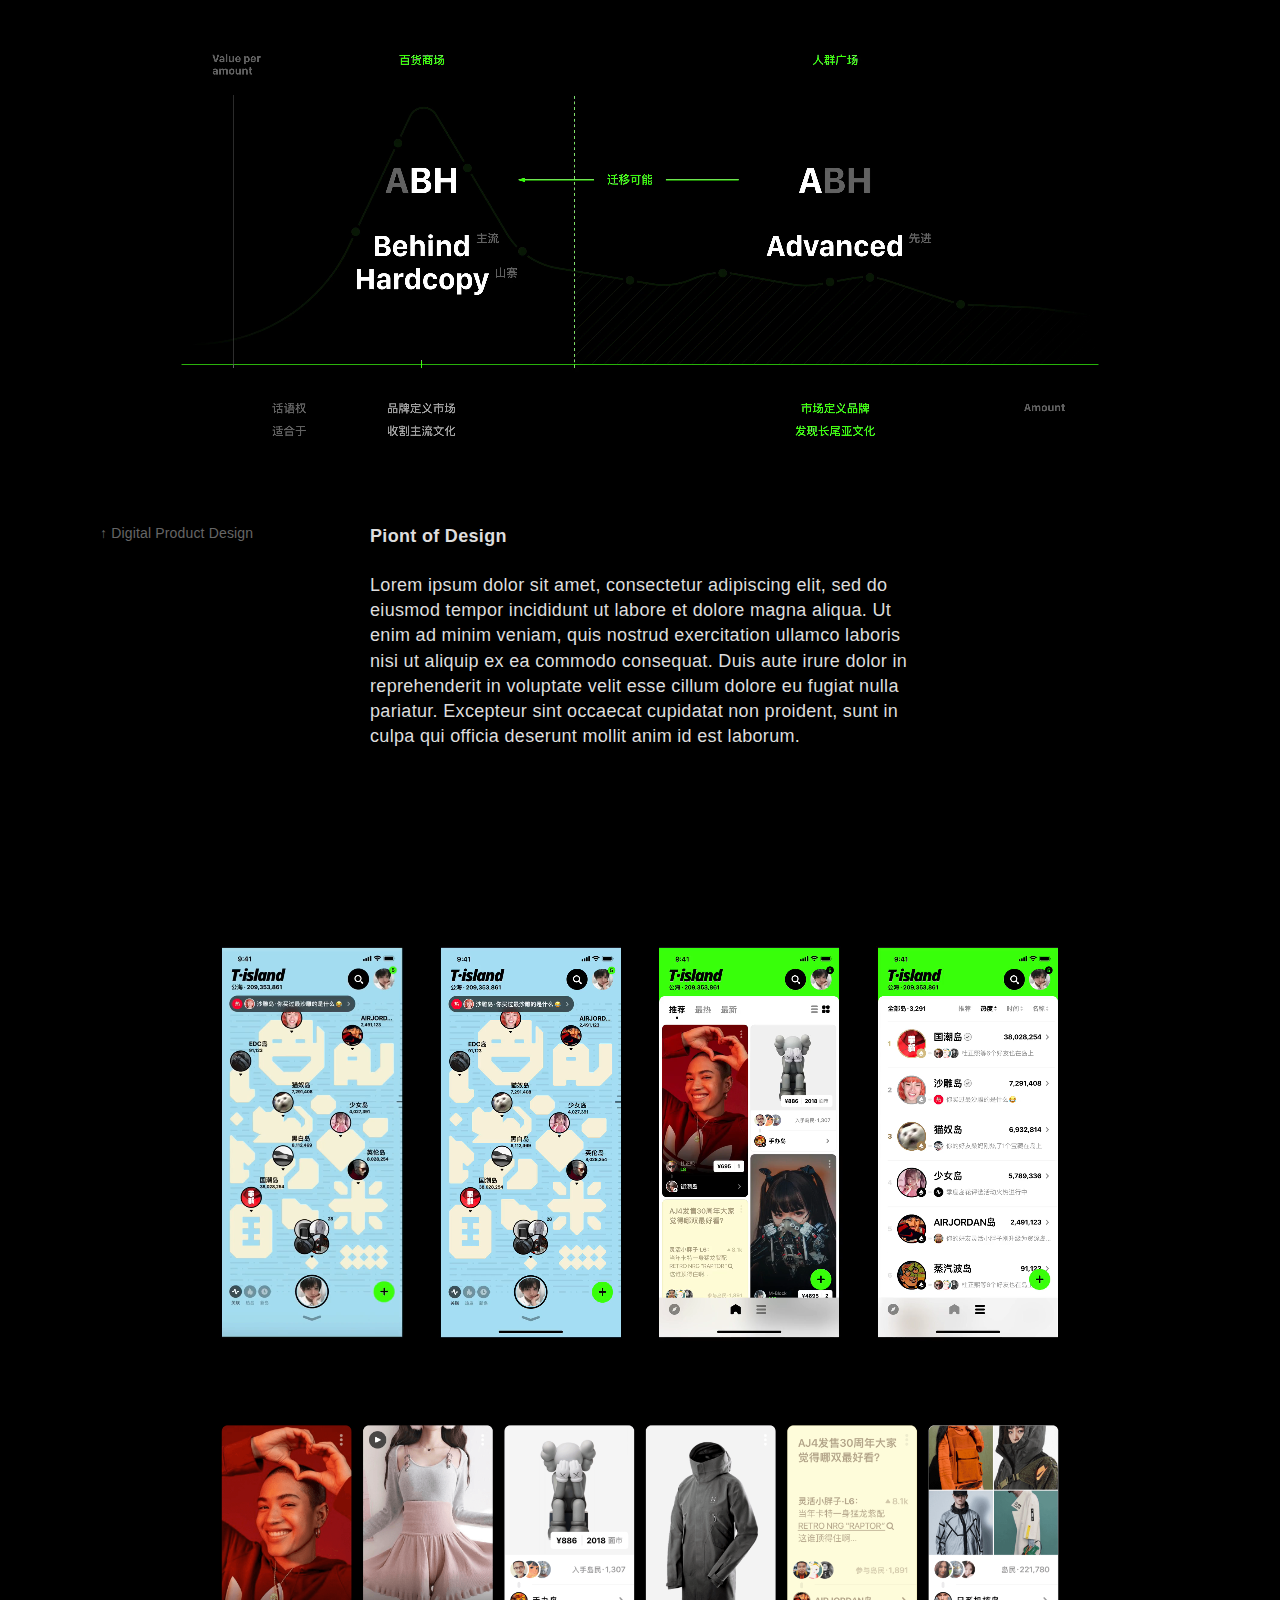
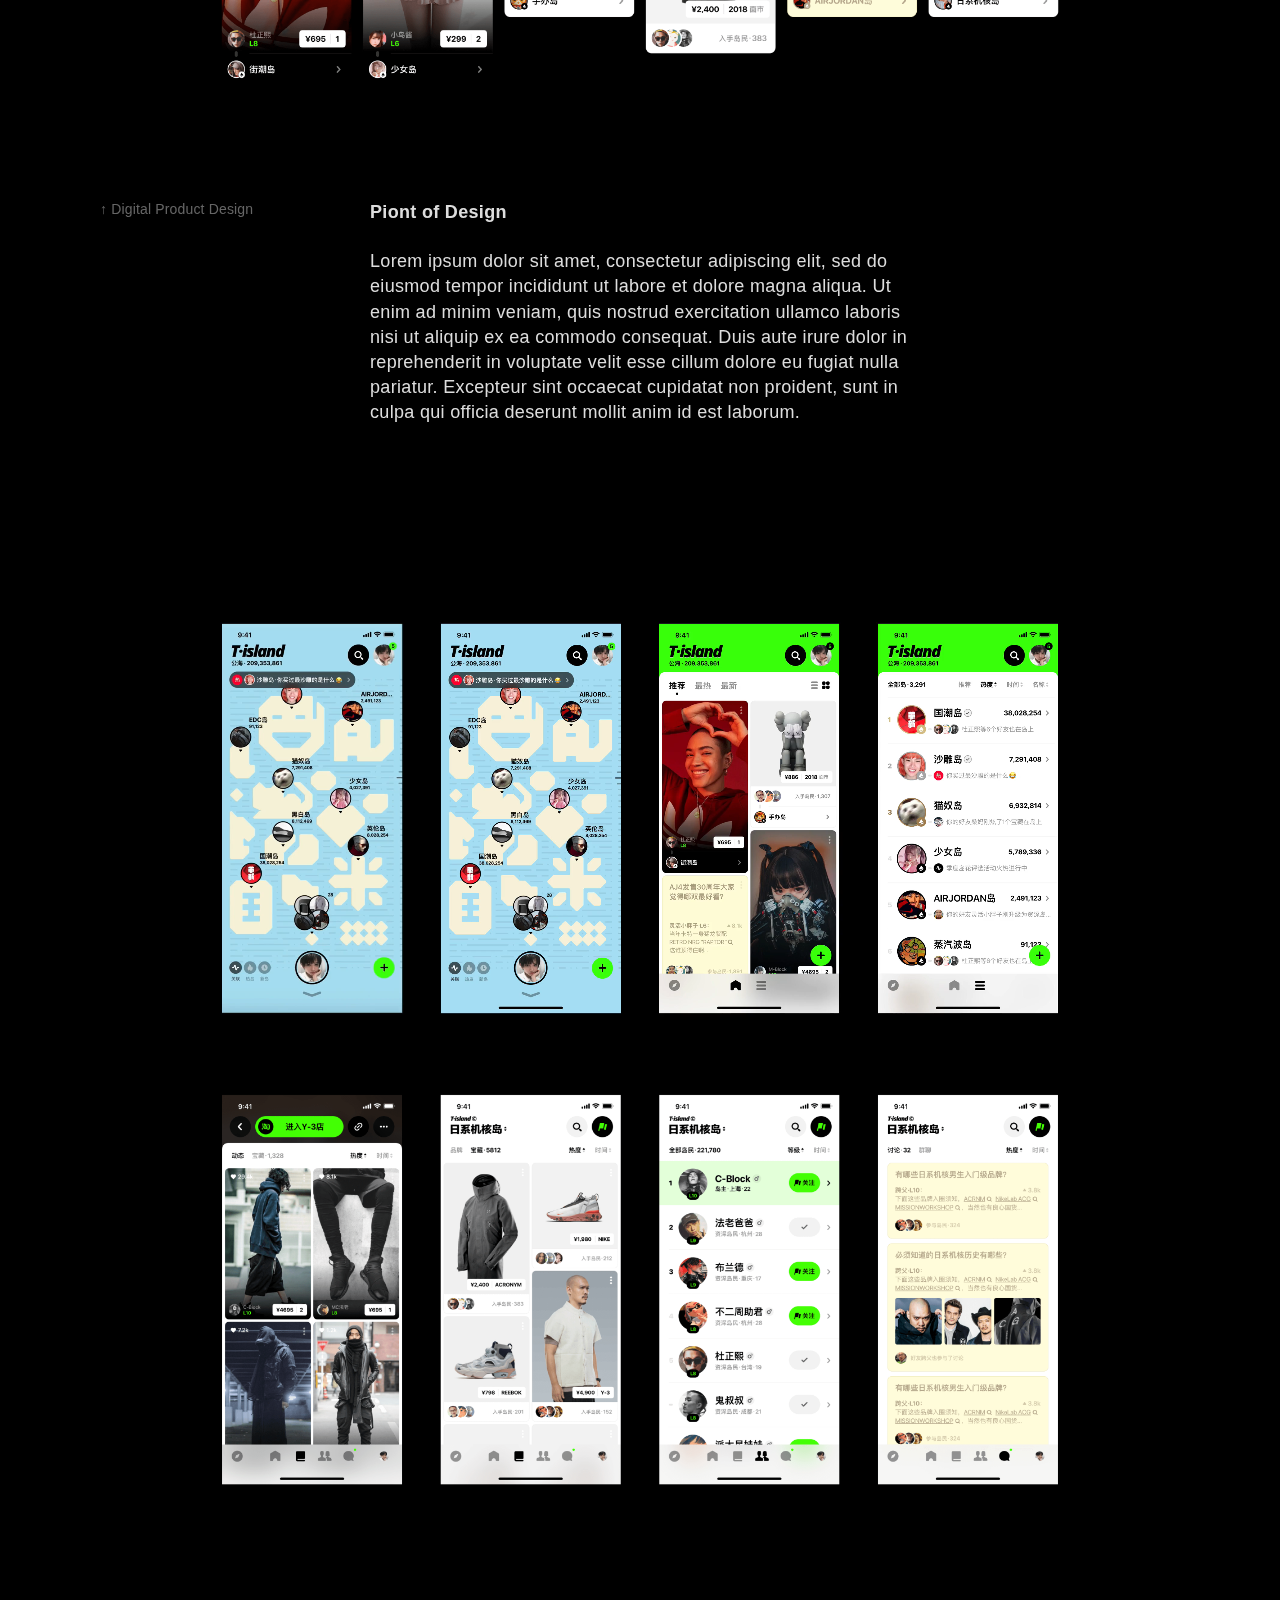
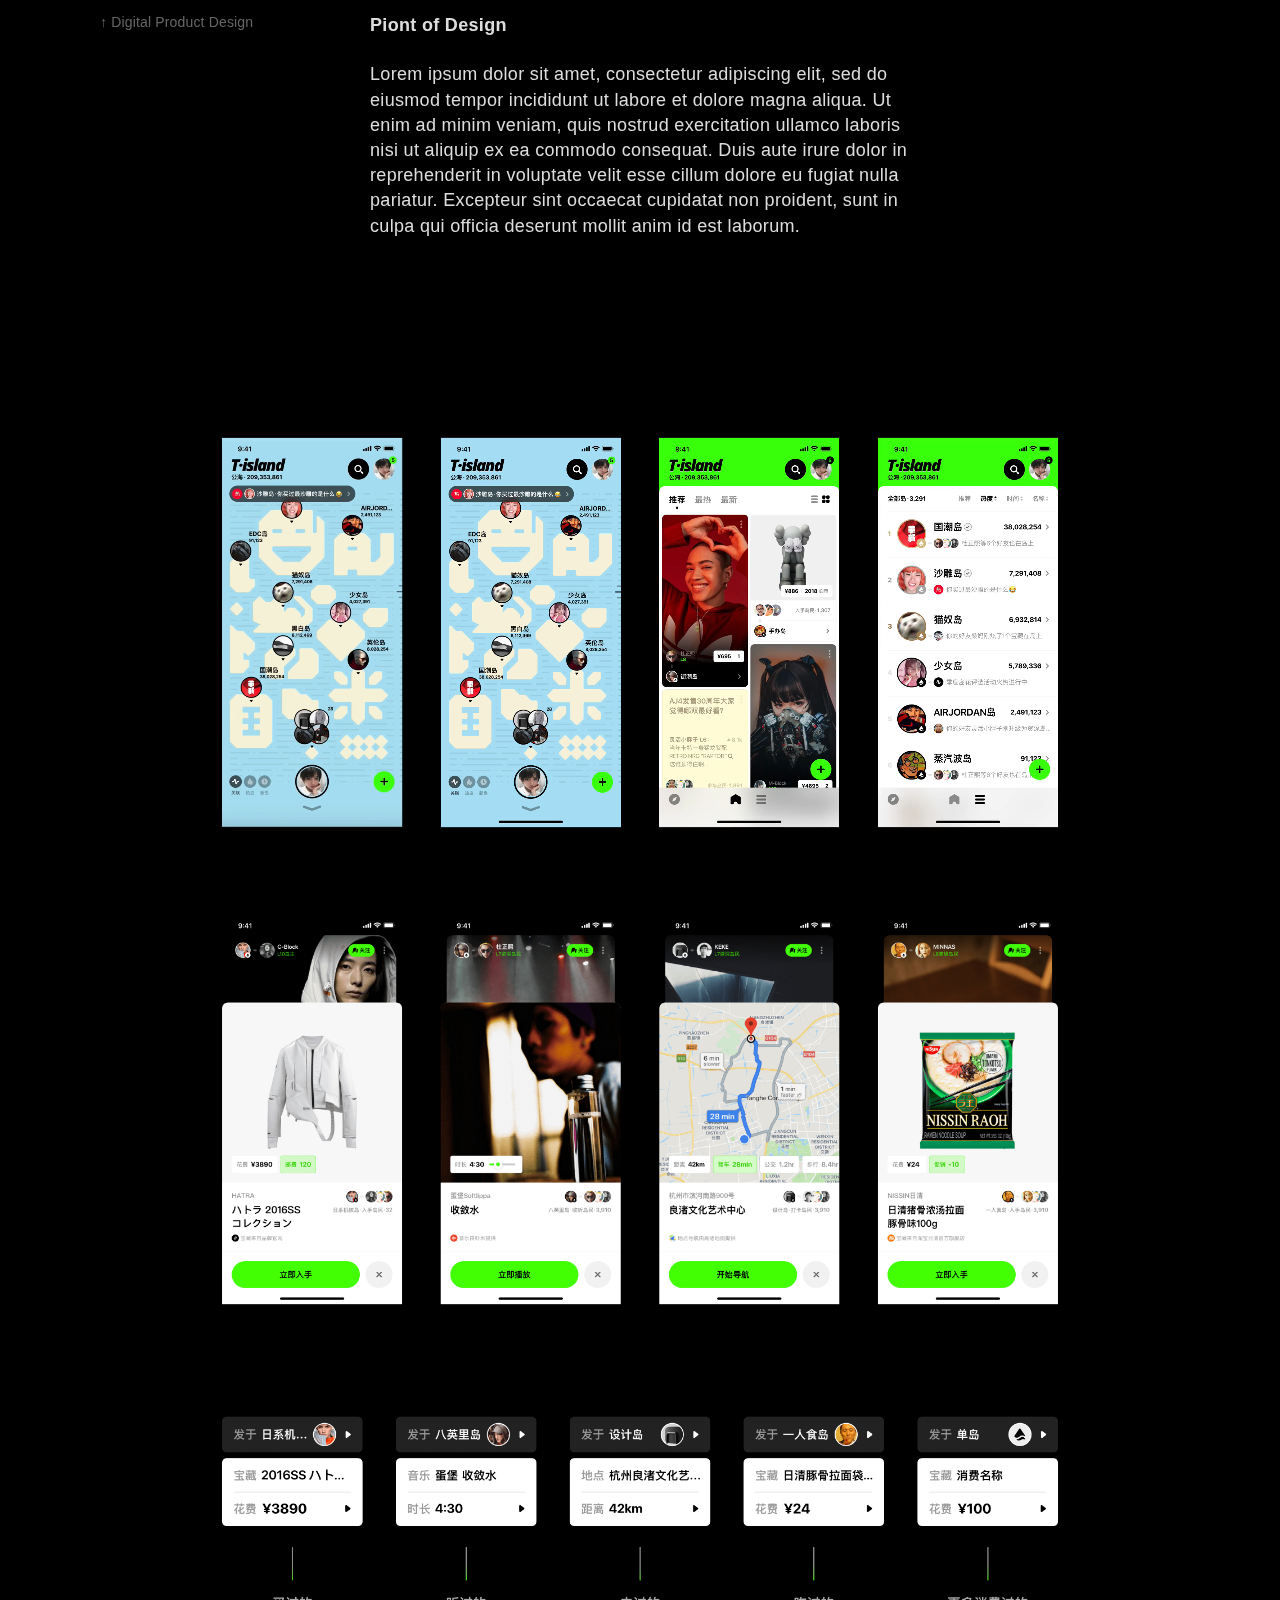
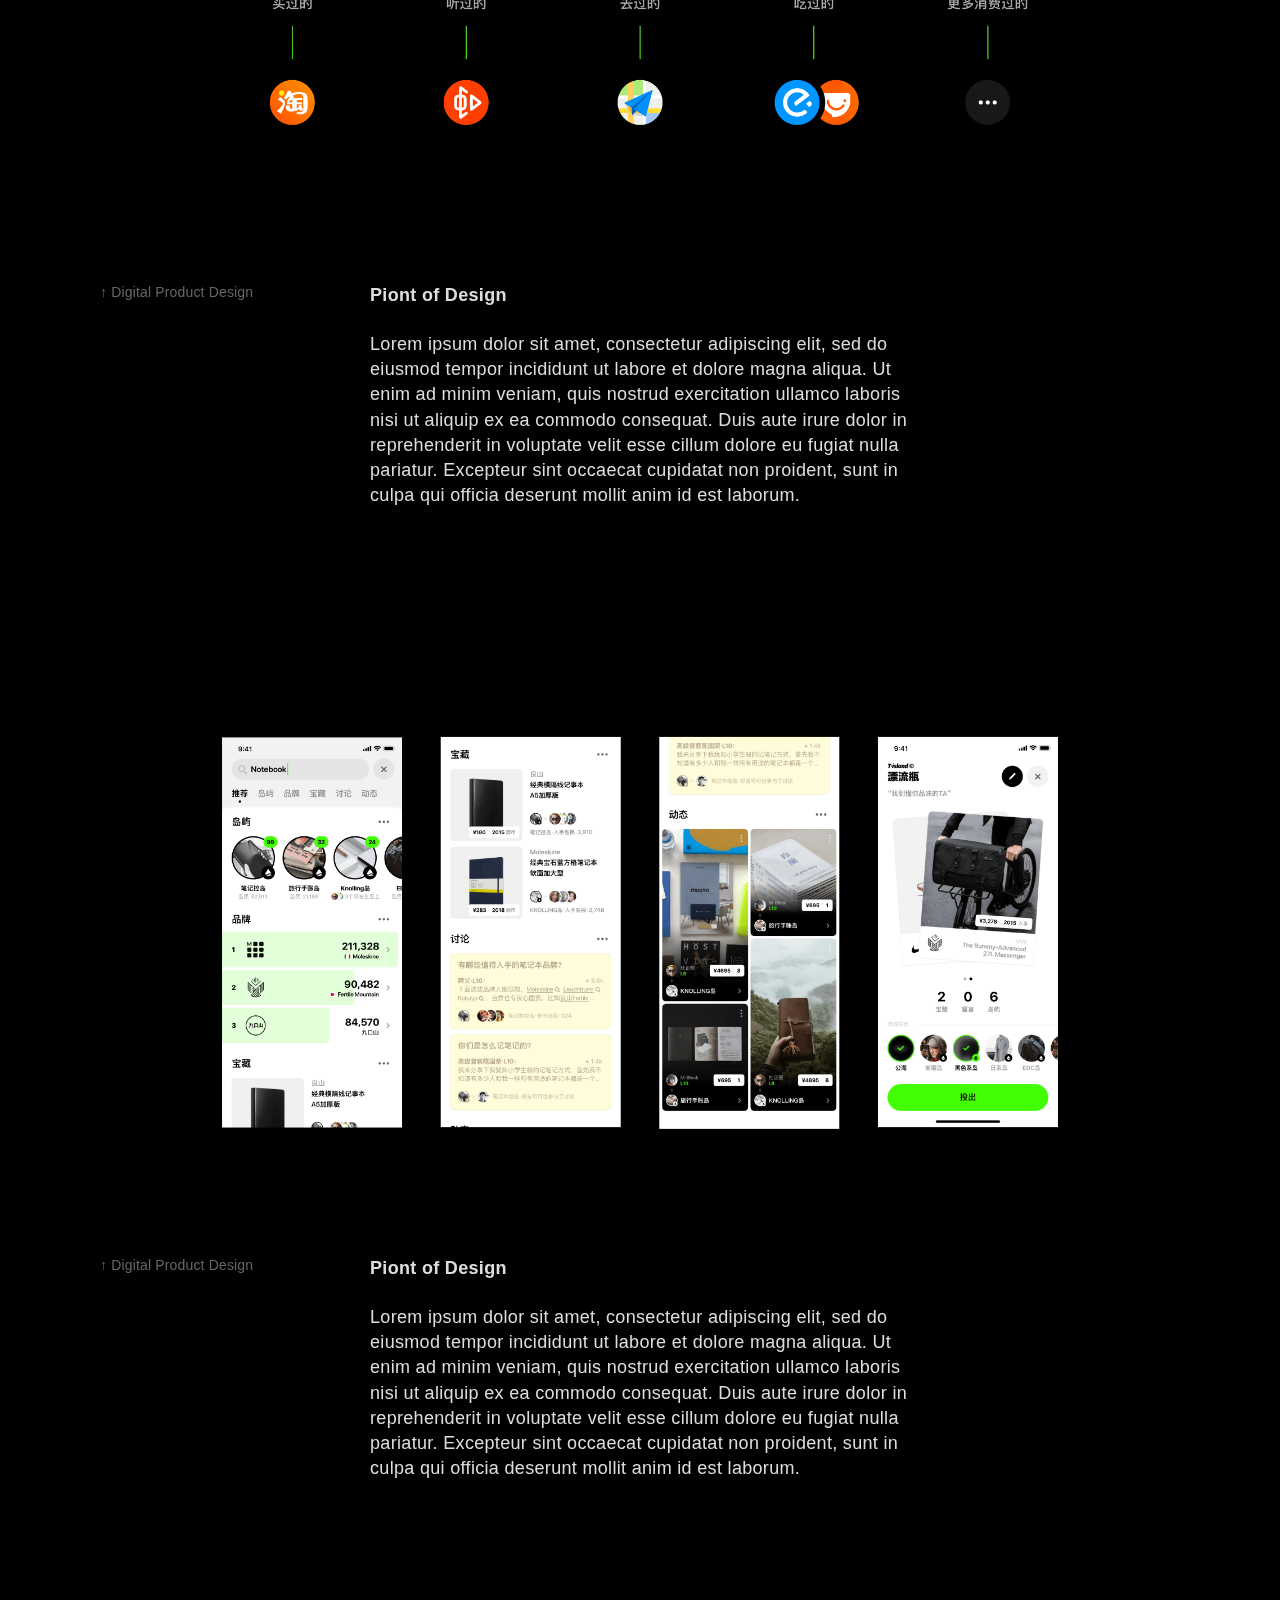
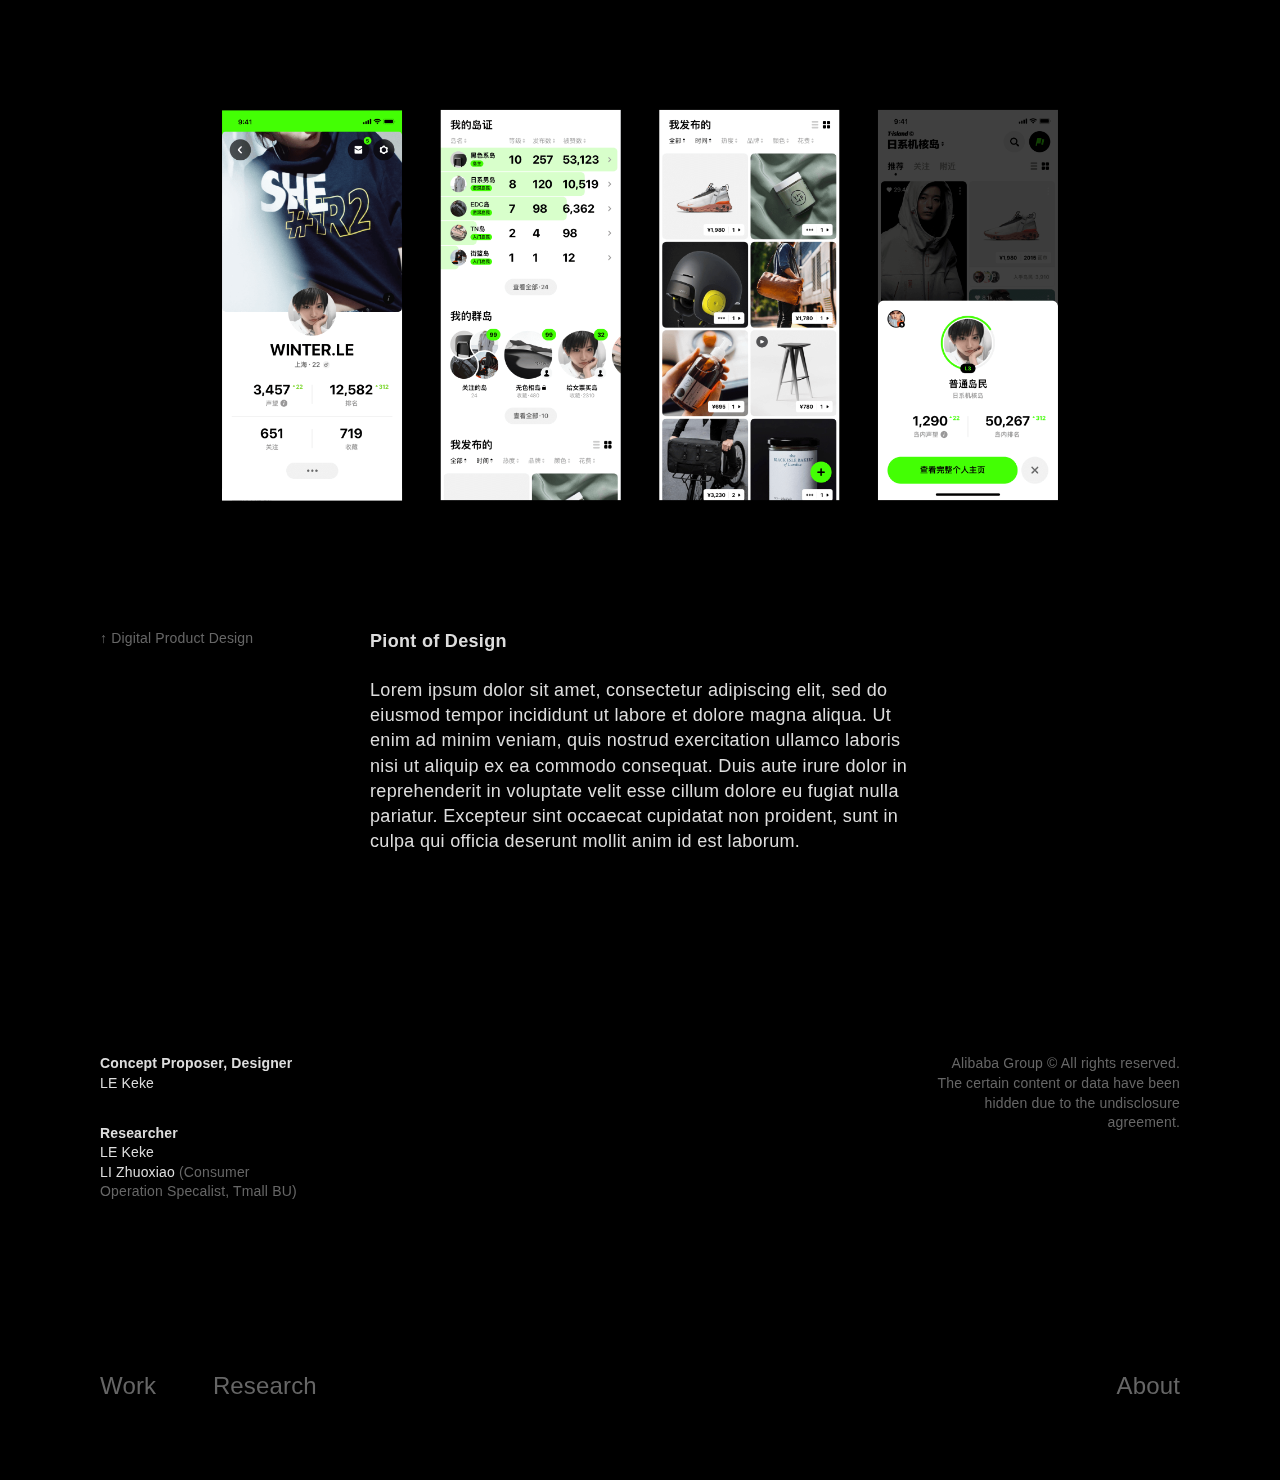
<file: tisland.html>
<!DOCTYPE html>
<!--[if lt IE 7]>      <html class="no-js lt-ie9 lt-ie8 lt-ie7"> <![endif]-->
<!--[if IE 7]>         <html class="no-js lt-ie9 lt-ie8"> <![endif]-->
<!--[if IE 8]>         <html class="no-js lt-ie9"> <![endif]-->
<!--[if gt IE 8]><!--> <html class="no-js"> <!--<![endif]-->
    <head>
        <meta charset="utf-8">
        <meta http-equiv="X-UA-Compatible" content="IE=edge">
        <title></title>
        <meta name="description" content="">
        <meta name="viewport" content="width=device-width, initial-scale=1">
        <link rel="stylesheet" href="style.css">
    </head>
    <body class="detail_bg_dark">
        <header class="header_container">
                 <a href="index.html" rel="home_page" class="logo">
                    <img src="./src/logo.png" class="logo_img rotate">
                    <span class="logo_title">Keke Design</span>
                </a>
                <span class="copyright">© 2020 LE Keke Design</span>
        </header>

        <div class="detail_container dark_mode">
            <div class="detail_cover" >
                <video playsinline autoplay loop muted>
                    <source src="./src/tisland/tisland_cover.mp4" type="video/mp4">
                </video>
            </div>
            <div class="detail_abstract">
                <div class="detail_line" style="margin-bottom: 20px;">
                    <div class="line_annotation">
                        <p>2019</p>
                        <p>Alibaba Group</p>
                    </div>
                    <div class="line_text" style="margin-top:-10px">
                        <h1>Exploring New Consumption Experience by Groupself Building Community</h1>
                    </div>
                </div>
                <div class="detail_line" style="margin-top:-40px;">
                    <div class="line_annotation">
                        <p>Digital Product Design</p>
                    </div>
                    <div class="line_text">
                        <p>Lorem ipsum dolor sit amet, consectetur adipiscing elit, sed do eiusmod tempor incididunt ut labore et dolore magna aliqua. Ut enim ad minim veniam, quis nostrud exercitation ullamco laboris nisi ut aliquip ex ea commodo consequat. Duis aute irure dolor in reprehenderit in voluptate velit esse cillum dolore eu fugiat nulla pariatur. Excepteur sint occaecat cupidatat non proident, sunt in culpa qui officia deserunt mollit anim id est laborum.</p>
                    </div>
                </div>    
            </div>
            <div class="detail_line_image">
                <img src="./src/tisland/tisland_1.png"/>
            </div>
            <div class="detail_line">
                <div class="line_img_annotation">
                    <p>↑ Digital Product Design</p>
                </div>
                <div class="line_text">
                    <h5>Piont of Design</h5>
                    <p>Lorem ipsum dolor sit amet, consectetur adipiscing elit, sed do eiusmod tempor incididunt ut labore et dolore magna aliqua. Ut enim ad minim veniam, quis nostrud exercitation ullamco laboris nisi ut aliquip ex ea commodo consequat. Duis aute irure dolor in reprehenderit in voluptate velit esse cillum dolore eu fugiat nulla pariatur. Excepteur sint occaecat cupidatat non proident, sunt in culpa qui officia deserunt mollit anim id est laborum.</p>
                </div>
            </div>
            <div class="detail_line_image">
                <video playsinline autoplay loop muted>
                    <source src="./src/tisland/tisland_2.mp4" type="video/mp4">
                </video>
            </div>
            <div class="detail_line">
                <div class="line_img_annotation">
                    <p>↑ Digital Product Design</p>
                </div>
                <div class="line_text">
                    <h5>Piont of Design</h5>
                    <p>Lorem ipsum dolor sit amet, consectetur adipiscing elit, sed do eiusmod tempor incididunt ut labore et dolore magna aliqua. Ut enim ad minim veniam, quis nostrud exercitation ullamco laboris nisi ut aliquip ex ea commodo consequat. Duis aute irure dolor in reprehenderit in voluptate velit esse cillum dolore eu fugiat nulla pariatur. Excepteur sint occaecat cupidatat non proident, sunt in culpa qui officia deserunt mollit anim id est laborum.</p>
                </div>
            </div>
            <div class="detail_line_image">
                <video playsinline autoplay loop muted style="width: 95%;">
                    <source src="./src/tisland/tisland_3_high.mp4" type="video/mp4">
                </video>
            </div>
            <div class="detail_line">
                <div class="line_img_annotation">
                    <p>↑ Digital Product Design</p>
                </div>
                <div class="line_text">
                    <h5>Piont of Design</h5>
                    <p>Lorem ipsum dolor sit amet, consectetur adipiscing elit, sed do eiusmod tempor incididunt ut labore et dolore magna aliqua. Ut enim ad minim veniam, quis nostrud exercitation ullamco laboris nisi ut aliquip ex ea commodo consequat. Duis aute irure dolor in reprehenderit in voluptate velit esse cillum dolore eu fugiat nulla pariatur. Excepteur sint occaecat cupidatat non proident, sunt in culpa qui officia deserunt mollit anim id est laborum.</p>
                </div>
            </div>
            <div class="detail_line_image">
                <video playsinline autoplay loop muted style="width: 90%;">
                    <source src="./src/tisland/tisland_4.mp4" type="video/mp4">
                </video>
            </div>
            <div class="detail_line">
                <div class="line_img_annotation">
                    <p>↑ Digital Product Design</p>
                </div>
                <div class="line_text">
                    <h5>Piont of Design</h5>
                    <p>Lorem ipsum dolor sit amet, consectetur adipiscing elit, sed do eiusmod tempor incididunt ut labore et dolore magna aliqua. Ut enim ad minim veniam, quis nostrud exercitation ullamco laboris nisi ut aliquip ex ea commodo consequat. Duis aute irure dolor in reprehenderit in voluptate velit esse cillum dolore eu fugiat nulla pariatur. Excepteur sint occaecat cupidatat non proident, sunt in culpa qui officia deserunt mollit anim id est laborum.</p>
                </div>
            </div>
            <div class="detail_line_image">
                <video playsinline autoplay loop muted style="width: 85%;">
                    <source src="./src/tisland/tisland_5.mp4" type="video/mp4">
                </video>
            </div>
            <div class="detail_line">
                <div class="line_img_annotation">
                    <p>↑ Digital Product Design</p>
                </div>
                <div class="line_text">
                    <h5>Piont of Design</h5>
                    <p>Lorem ipsum dolor sit amet, consectetur adipiscing elit, sed do eiusmod tempor incididunt ut labore et dolore magna aliqua. Ut enim ad minim veniam, quis nostrud exercitation ullamco laboris nisi ut aliquip ex ea commodo consequat. Duis aute irure dolor in reprehenderit in voluptate velit esse cillum dolore eu fugiat nulla pariatur. Excepteur sint occaecat cupidatat non proident, sunt in culpa qui officia deserunt mollit anim id est laborum.</p>
                </div>
            </div>
            <div class="detail_line_image">
                <video playsinline autoplay loop muted>
                    <source src="./src/tisland/tisland_6.mp4" type="video/mp4">
                </video>
                <img src="./src/tisland/tisland_7.png"/>
            </div>
            <div class="detail_line">
                <div class="line_img_annotation">
                    <p>↑ Digital Product Design</p>
                </div>
                <div class="line_text">
                    <h5>Piont of Design</h5>
                    <p>Lorem ipsum dolor sit amet, consectetur adipiscing elit, sed do eiusmod tempor incididunt ut labore et dolore magna aliqua. Ut enim ad minim veniam, quis nostrud exercitation ullamco laboris nisi ut aliquip ex ea commodo consequat. Duis aute irure dolor in reprehenderit in voluptate velit esse cillum dolore eu fugiat nulla pariatur. Excepteur sint occaecat cupidatat non proident, sunt in culpa qui officia deserunt mollit anim id est laborum.</p>
                </div>
            </div>
            <div class="detail_line_image">
                <video playsinline autoplay loop muted>
                    <source src="./src/tisland/tisland_6.mp4" type="video/mp4">
                </video>
                <img src="./src/tisland/tisland_9.png"/>
            </div>
            <div class="detail_line">
                <div class="line_img_annotation">
                    <p>↑ Digital Product Design</p>
                </div>
                <div class="line_text">
                    <h5>Piont of Design</h5>
                    <p>Lorem ipsum dolor sit amet, consectetur adipiscing elit, sed do eiusmod tempor incididunt ut labore et dolore magna aliqua. Ut enim ad minim veniam, quis nostrud exercitation ullamco laboris nisi ut aliquip ex ea commodo consequat. Duis aute irure dolor in reprehenderit in voluptate velit esse cillum dolore eu fugiat nulla pariatur. Excepteur sint occaecat cupidatat non proident, sunt in culpa qui officia deserunt mollit anim id est laborum.</p>
                </div>
            </div>
            <div class="detail_line_image">
                <video playsinline autoplay loop muted>
                    <source src="./src/tisland/tisland_6.mp4" type="video/mp4">
                </video>
                <img src="./src/tisland/tisland_12.png"/>
                <img src="./src/tisland/tisland_13.png"/>
            </div>
            <div class="detail_line">
                <div class="line_img_annotation">
                    <p>↑ Digital Product Design</p>
                </div>
                <div class="line_text">
                    <h5>Piont of Design</h5>
                    <p>Lorem ipsum dolor sit amet, consectetur adipiscing elit, sed do eiusmod tempor incididunt ut labore et dolore magna aliqua. Ut enim ad minim veniam, quis nostrud exercitation ullamco laboris nisi ut aliquip ex ea commodo consequat. Duis aute irure dolor in reprehenderit in voluptate velit esse cillum dolore eu fugiat nulla pariatur. Excepteur sint occaecat cupidatat non proident, sunt in culpa qui officia deserunt mollit anim id est laborum.</p>
                </div>
            </div>
            <div class="detail_line_image">
                <img src="./src/tisland/tisland_14.png"/>
            </div>
            <div class="detail_line">
                <div class="line_img_annotation">
                    <p>↑ Digital Product Design</p>
                </div>
                <div class="line_text">
                    <h5>Piont of Design</h5>
                    <p>Lorem ipsum dolor sit amet, consectetur adipiscing elit, sed do eiusmod tempor incididunt ut labore et dolore magna aliqua. Ut enim ad minim veniam, quis nostrud exercitation ullamco laboris nisi ut aliquip ex ea commodo consequat. Duis aute irure dolor in reprehenderit in voluptate velit esse cillum dolore eu fugiat nulla pariatur. Excepteur sint occaecat cupidatat non proident, sunt in culpa qui officia deserunt mollit anim id est laborum.</p>
                </div>
            </div>
            <div class="detail_line_image">
                <img src="./src/tisland/tisland_15.png"/>
            </div>
            <div class="detail_line">
                <div class="line_img_annotation">
                    <p>↑ Digital Product Design</p>
                </div>
                <div class="line_text">
                    <h5>Piont of Design</h5>
                    <p>Lorem ipsum dolor sit amet, consectetur adipiscing elit, sed do eiusmod tempor incididunt ut labore et dolore magna aliqua. Ut enim ad minim veniam, quis nostrud exercitation ullamco laboris nisi ut aliquip ex ea commodo consequat. Duis aute irure dolor in reprehenderit in voluptate velit esse cillum dolore eu fugiat nulla pariatur. Excepteur sint occaecat cupidatat non proident, sunt in culpa qui officia deserunt mollit anim id est laborum.</p>
                </div>
            </div>
            <div class="detail_end">
                <div class="line_annotation">
                    <div class="end_role">
                        <h4>Concept Proposer, Designer</h4>
                        <p>LE Keke</p>
                    </div>
                    <div class="end_role">
                        <h4>Researcher</h4>
                        <p>LE Keke</p>
                        <p>LI Zhuoxiao <span style="color: #666666;">(Consumer Operation Specalist, Tmall BU)</span></p>
                    </div>
                </div>
                <div class="end_copyright">
                    <p>Alibaba Group © All rights reserved.</p>
                    <p>The certain content or data have been hidden due to the undisclosure agreement.</p>
                </div>
            </div>
        </div>


        <footer class="detail_footer_nav">
                <div>
                    <a href="work.html" class="in_dark nav_left">Work</a>
                    <a href="research.html" class="in_dark">Research</a>
                </div>
                <div>
                    <a href="about.html" class="in_dark">About</a>
                </div>
        </footer>

                <!--[if lt IE 7]>
            <p class="browsehappy">You are using an <strong>outdated</strong> browser. Please <a href="#">upgrade your browser</a> to improve your experience.</p>
        <![endif]-->
        
        <script src="" async defer></script>
    </body>
</html>
</file>
<file: style.css>
/*Basic*/

head, body {
  font-family: -apple-system, BlinkMacSystemFont, 'Segoe UI', Roboto, Oxygen, Ubuntu, Cantarell, 'Open Sans', 'Helvetica Neue', sans-serif, 'Sans Serif', Icons /*!System*/;
  -webkit-font-smoothing: antialiased;
}

body::-webkit-scrollbar {
  display: none;
}

a:link {
  text-decoration: none;
}

a:active {
	opacity: 0.7;
}

p,h1,h2,h3,h4,h5,h6 {
  margin: 0;
  padding: 0;
}


/* .fade_in {
  animation: fadein 2s;
}

@keyframes fade_in {
  from { 
    opacity: 0; 
  }
  to   { 
    opacity: 1; 
  }
} */

/*Header*/

.header_container {
  width: -webkit-fill-available;
  flex-direction: row;
  display: flex;
  align-items: center;
  flex-wrap: wrap;
  justify-content: space-between;
  padding: 40px 100px 40px 70px;
  position: fixed;
  z-index: 1;
  mix-blend-mode: exclusion;
  -o-mix-blend-mode: exclusion;
  -webkit-mix-blend-mode: exclusion;
  -moz-mix-blend-mode: exclusion;
}

.rotate {
  animation: rotation 8s infinite linear;
}
  
@keyframes rotation {
  from {
    transform: rotate(0deg);
  }
  to {
    transform: rotate(359deg);
  }
}
  
.logo {
  display: flex;
  align-items: center;
}

.logo_img {
  display: block;
  height: 32px;
}

.logo_title {
  font-size: 24px;
  margin-left:12px;
  font-weight:400;
  font-style: normal;
  transition: all 0.2s cubic-bezier(.44,.43,.59,.6);
  color: #ffffff;
}
   
.logo_title:hover {
  color: #666;
  transition: all 0.2s cubic-bezier(.44,.43,.59,.6);
}

.copyright {
  display: inline-block;
	font-size: 14px;
	font-style: normal;
	font-weight: 400;
	color: #666666;
}


/*index_Body*/

.thumbnail_container {
  display: flex;
  flex-direction: row;
  height: auto;
  flex-wrap: wrap;
  align-items: center;
  padding: 120px 80px;
  width: calc(100% - 160px);
  justify-content: space-around;
}

.thumbnail_cell {
  display: flex;
  flex-direction: column;
  align-items: center;
  height: 320px;
  margin-bottom: 120px;
  transition: all 0.5s cubic-bezier(.57,.05,.31,.92);
  transform: translateY(0);
}

.thumbnail_cell:hover { 
  transition: all 0.5s cubic-bezier(.57,.05,.31,.92); 
  transform: translateY(-30px);
}

.cell_lg {
  width:520px;
  margin-right: 18px;
}

.cell_m {width:400px;}

.cell_s {width:280px;}

.thumbnail_img {
  height: 100%;
  margin-bottom: 20px;
}

.thumbnail_img img {height: 100%;}

.thumbnail_text {
  width: 100%;
  display: flex;
  flex-direction: row;
  opacity: 0;
  transition: all 0.5s cubic-bezier(.57,.05,.31,.92);
  margin-left: 40px;
}

.thumbnail_cell:hover .thumbnail_text {
  opacity: 1;
  transition: all 0.5s cubic-bezier(.57,.05,.31,.92);
}

.text_left {
  padding-right: 10px;
  padding-top: 5px;
}

.bullet {
  width: 8px;
  height: 8px;
  border-radius: 4px;
}

.text_right h5 {
  line-height: 1.3;
  font-size: 15px;
  font-weight: 400;
  font-style: normal;
  margin: 0 0 4px 0;
}

.thumbnail_title {
  color: #111;
}

.thumbnail_desc {
  color: #999999;
}



/*index_Footer*/

.footer_nav {
  width: -webkit-fill-available;
  flex-direction: row;
  display: flex;
  align-items: center;
  flex-wrap: wrap;
  justify-content: space-between;
  padding: 40px 100px 40px 100px;
  position: fixed;
  z-index: 1;
  bottom: 30px;
  mix-blend-mode: exclusion;
  font-size: 24px;
	font-style: normal;
  font-weight: 400;
}

.nav_left {
  margin-right: 50px;
}

.nav_inactive {
  color: #333333;
  transition: all 0.2s cubic-bezier(.44,.43,.59,.6);
}

.nav_inactive:hover {
  color: #ffffff;
  transition: all 0.2s cubic-bezier(.44,.43,.59,.6);
}

.nav_active {
  color: #ffffff;
  transition: all 0.2s cubic-bezier(.44,.43,.59,.6);
}

.nav_active:hover {
  color: #666666;
  transition: all 0.2s cubic-bezier(.44,.43,.59,.6);
}


/*detail_Footer*/

.detail_footer_nav {
  width: -webkit-fill-available;
  flex-direction: row;
  display: flex;
  align-items: center;
  flex-wrap: wrap;
  justify-content: space-between;
  padding: 40px 100px 80px 100px;
  font-size: 24px;
	font-style: normal;
  font-weight: 400;
}

.in_dark {
  color: #666666;
  letter-spacing: 0.01rem;
  transition: all 0.2s cubic-bezier(.44,.43,.59,.6);
}

.in_dark:hover {
  color: #EEEEEE;
  transition: all 0.2s cubic-bezier(.44,.43,.59,.6);
}

.in_light {
  color: #999999;
  transition: all 0.2s cubic-bezier(.44,.43,.59,.6);
}

.in_light:hover {
  color: #111111;
  transition: all 0.2s cubic-bezier(.44,.43,.59,.6);
}


/*about_Body*/

.about_container {
  display: flex;
  flex-direction: row;
  flex-wrap: wrap;
  font-size: 15px;
  font-weight: normal;
  line-height: 1.4;
  color: #111;
  padding: 200px 100px 200px 400px;
}

.about_left {
  flex: 3 3;
}

.about_right {
	flex: 5 5;
  margin-left: 120px;
}

.about_title {
  font-weight: 600;
  margin-bottom: 32px;
}

.about_content {
  margin-bottom: 80px;
}

.about_content a {
  color: #111111;
  transition: all 0.2s cubic-bezier(.44,.43,.59,.6);
}

.about_content a:hover {
  color: #666666;
  transition: all 0.2s cubic-bezier(.44,.43,.59,.6);
}

.about_content a span {
  color: #111111;
  margin-left: 0;
  transition: all 0.2s cubic-bezier(.44,.43,.59,.6);
}

.about_content a:hover span {
  color: #666666;
  margin-left: 3px;
  transition: all 0.2s cubic-bezier(.44,.43,.59,.6);
}

.annotation {
  color: #999999;
  font-weight: normal;
}

.about_line {
  display: flex;
  flex-direction: row;
  flex-wrap: nowrap;
  margin-bottom: 16px;
}

.line_year {
  flex: 0 0 4rem;
}

.line_desc {
  margin-left: 8px;
}




/*detail_Body*/

.detail_bg_dark {
  background-color: #000000;
  margin: 0;
}

.detail_bg_light{
  background-color: #ffffff;
  margin: 0;
}

.detail_container {
  display: flex;
  flex-direction: column;
  width: 100vw;
}

.dark_mode {
  color: #dddddd;
  letter-spacing: 0.01rem;
}

.light_mode {
  color: #111111;
}

.detail_cover {
  width: 100%;
}

.detail_cover video {
  width: 100%;
  pointer-events: none;
}

.detail_abstract {
  width: 100vw;
  height: auto;
  display: flex;
  flex-direction: column;
  margin-top: 120px;
}

.detail_line {
  display: flex;
  flex-direction: row;
  width: calc(100% - 200px);
  padding: 20px 100px 120px 100px;
}

.line_annotation {
  display: flex;
  flex-direction: column;
  flex-basis: 20%;
  font-size: 18px;
  line-height: 1.4;
  font-weight: normal;
  margin-right: 5%;
  letter-spacing: 0.01rem;
}

.line_img_annotation {
  display: flex;
  flex-direction: column;
  flex-basis: 20%;
  font-size: 14px;
  line-height: 1.4;
  font-weight: normal;
  margin-right: 5%;
  letter-spacing: 0.01rem;
}

.line_text {
  display: flex;
  flex-direction: column;
  flex-basis: 50%;
  letter-spacing: 0.01rem;
}

.line_text h1 {
  font-size: 40px;
  font-weight: 600;
  line-height: 1.2;
  /* -webkit-font-smoothing: antialiased; */
}

.line_text h5 {
  font-size: 18px;
  font-weight: 600;
  line-height: 1.4;
  margin-bottom: 24px;
  letter-spacing: 0.02rem;
}

.line_text p {
  font-size: 18px;
  font-weight: normal;
  line-height: 1.4;
  letter-spacing: 0.02rem;
}

.detail_line_image {
  display: flex;
  flex-direction: column;
  align-items: center;
  width: calc(100% - 200px);
  height: auto;
  margin: 0 100px 0 100px;
}

.detail_line_image img {
  width: 100%;
}

.detail_line_image video {
  width: 100%;
}

.detail_end {
  display: flex;
  flex-direction: row;
  justify-content: space-between;
  width: calc(100% - 200px);
  padding: 80px 100px 100px 100px;
}

.end_role {
  display: flex;
  flex-direction: column;
  margin-bottom: 30px;
  font-size: 14px;
  letter-spacing: 0.01rem;
}

.end_role h4 {
  font-weight: 600;
}

.end_copyright {
  display: flex;
  flex-direction: column;
  flex-basis: 25%;
  font-size: 14px;
  line-height: 1.4;
  font-weight: normal;
  text-align: right;
}

.light_mode .line_img_annotation {
  color: #999999;
}
.dark_mode .line_img_annotation,.end_copyright {
  color: #666666;
}

/* mobile */
@media (max-width:425px) {
  .header_container { 
    flex-direction: column;
    align-items: flex-start;
    padding: 20px 24px 40px 24px;
  }
  .logo_title {
    display: none;
  }
  .copyright {
    display: none;
  }
  .detail_abstract {
    margin-top: 20px;
  }
  .line_annotation {
    font-size: 14px;
    flex-basis: 100%;
    margin-right: 0;
    margin-bottom: 32px;
  }
  .line_text h1 {
    font-size: 24px;
  }
  .detail_line {
    flex-direction: column;
    padding: 10px 24px 80px 24px;
    width: calc(100% - 48px);
  }
  .line_img_annotation {
    font-size: 12px;
    margin-bottom: 32px;
    align-items: center;
  }
  .line_text h5 {
    font-size: 14px;
    margin-bottom: 18px;
  }
  .line_text p {
    font-size: 14px;
  }
  .detail_line_image {
    margin: 0;
    width: 100%;
  }
  .detail_end {
    flex-direction: column;
    padding: 20px 24px 40px 24px;
    width: calc(100% - 48px);
  }
  .end_role {
    margin-bottom: 10px;
  }
  .end_copyright {
    text-align: left;
    line-height: 1.3;
    margin-top: 0;
  }
  .detail_footer_nav {
    flex-direction: column;
    padding: 40px 24px 80px 24px;
    align-items: flex-start;
    font-size: 32px;
    line-height: 48px;
  }
  .in_dark {
    color: #dddddd;
  }
  .in_light {
    color: #111111;
  }
  .nav_left {
    display: flex;
    flex-direction: column;
  }
}

/* tablet */
@media (min-width:425px) and (max-width:1024px) {
  .header_container { 
    flex-direction: column;
    align-items: flex-start;
    padding: 20px 24px 40px 24px;
  }
  .logo_title {
    display: none;
  }
  .copyright {
    display: none;
  }
  .detail_abstract {
    margin-top: 20px;
  }
  .line_annotation {
    font-size: 14px;
    flex-basis: 100%;
    margin-right: 0;
    margin-bottom: 32px;
  }
  .line_text h1 {
    font-size: 24px;
  }
  .detail_line {
    flex-direction: column;
    padding: 10px 24px 80px 24px;
    width: calc(100% - 48px);
  }
  .line_img_annotation {
    font-size: 12px;
    margin-bottom: 32px;
    align-items: center;
  }
  .line_text h5 {
    font-size: 14px;
    margin-bottom: 18px;
  }
  .line_text p {
    font-size: 14px;
  }
  .detail_line_image {
    margin: 0;
    width: 100%;
  }
  .detail_end {
    flex-direction: column;
    padding: 20px 24px 40px 24px;
    width: calc(100% - 48px);
  }
  .end_role {
    margin-bottom: 10px;
  }
  .end_copyright {
    text-align: left;
    line-height: 1.3;
    margin-top: 0;
  }
  .detail_footer_nav {
    flex-direction: column;
    padding: 40px 24px 80px 24px;
    align-items: flex-start;
    font-size: 32px;
    line-height: 48px;
  }
  .nav_left {
    display: flex;
    flex-direction: column;
  }
}
</file>
